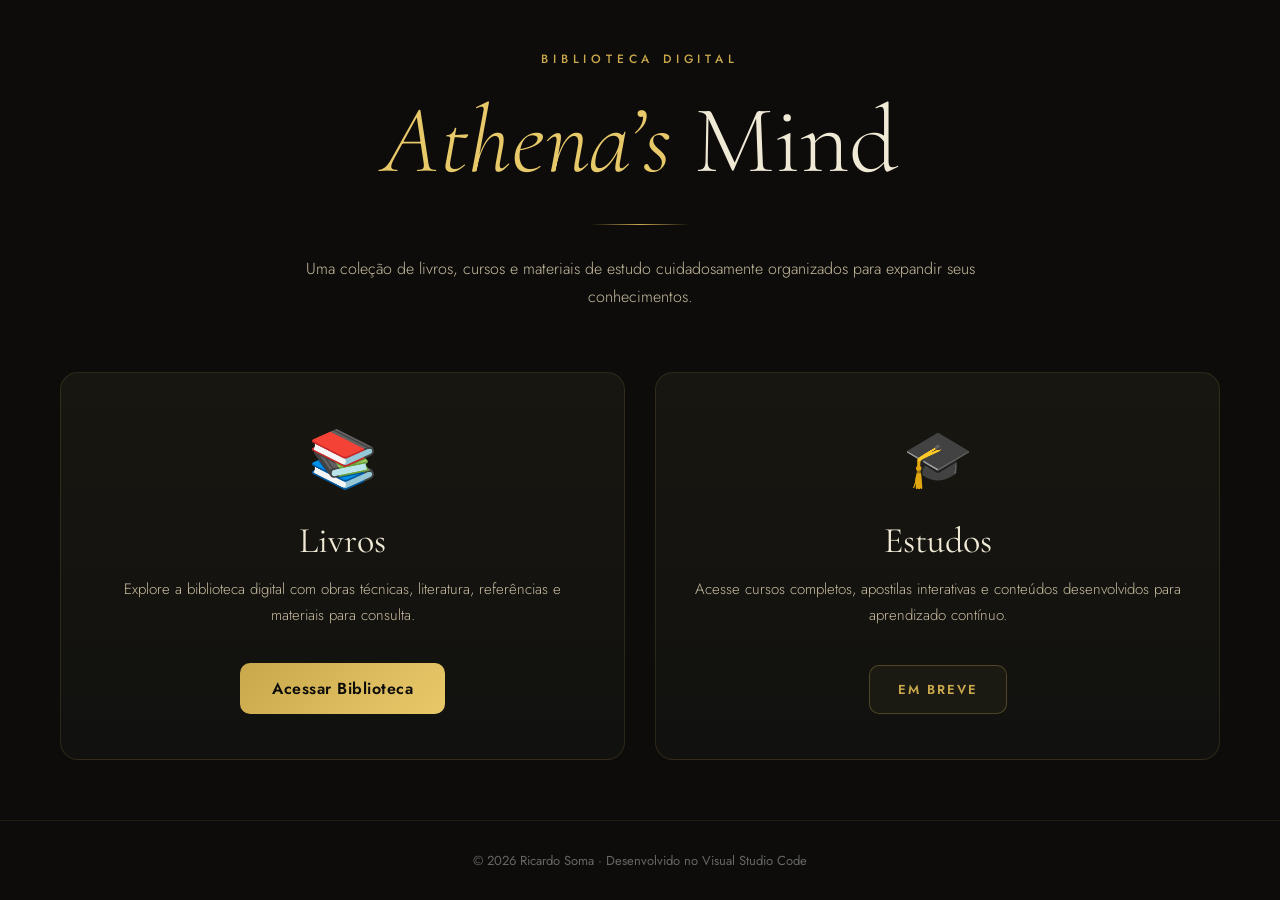
<file: index.html>
<!DOCTYPE html>
<html lang="pt-BR">
<head>
  <link rel="icon" type="image/png" href="capas/b.png">
  <meta charset="UTF-8">
  <meta name="viewport" content="width=device-width, initial-scale=1.0">

  <title>Athena's Mind | Biblioteca Digital</title>

  <!-- Google Fonts -->
  <link rel="preconnect" href="https://fonts.googleapis.com">
  <link rel="preconnect" href="https://fonts.gstatic.com" crossorigin>
  <link href="https://fonts.googleapis.com/css2?family=Cormorant+Garamond:ital,wght@0,300;0,400;0,600;1,400&family=Jost:wght@300;400;500;600&display=swap" rel="stylesheet">

  <style>
    :root {
      --gold: #C9A84C;
      --gold-light: #E8C96A;
      --dark: #0D0C0A;
      --dark2: #181610;
      --cream: #F0E9D6;
      --text: #C8BDA0;
    }

    * {
      margin: 0;
      padding: 0;
      box-sizing: border-box;
    }

    body {
      background: var(--dark);
      color: var(--cream);
      font-family: 'Jost', sans-serif;
      min-height: 100vh;
      display: flex;
      flex-direction: column;
      overflow-x: hidden;
      overflow-y: auto;
    }

    .hero {
      width: 100%;
      max-width: 1200px;
      margin: 0 auto;
      text-align: center;
      padding: 50px 20px;
      flex: 1;
    }

    .eyebrow {
      color: var(--gold);
      letter-spacing: 0.4em;
      text-transform: uppercase;
      font-size: 12px;
      margin-bottom: 20px;
      font-weight: 500;
    }

    h1 {
      font-family: 'Cormorant Garamond', serif;
      font-size: clamp(48px, 8vw, 96px);
      font-weight: 300;
      line-height: 1.1;
    }

    h1 span {
      color: var(--gold-light);
      font-style: italic;
    }

    .line {
      width: 100px;
      height: 1px;
      background: linear-gradient(to right, transparent, var(--gold), transparent);
      margin: 30px auto;
    }

    .subtitle {
      max-width: 700px;
      margin: 0 auto;
      color: var(--text);
      line-height: 1.8;
      font-size: 16px;
      font-weight: 300;
    }

    .cards {
      margin-top: 60px;
      display: grid;
      grid-template-columns: repeat(auto-fit, minmax(300px, 1fr));
      gap: 30px;
    }

    /* Flexbox interno para alinhar os botões na base */
    .card {
      background: linear-gradient(180deg, var(--dark2), #11110f);
      border: 1px solid rgba(201, 168, 76, 0.15);
      border-radius: 18px;
      padding: 45px 35px;
      transition: all 0.35s ease;
      display: flex;
      flex-direction: column;
      align-items: center;
    }

    .card:hover {
      transform: translateY(-8px);
      border-color: rgba(201, 168, 76, 0.4);
      box-shadow: 0 10px 30px rgba(0, 0, 0, 0.5);
    }

    .icon {
      font-size: 56px;
      margin-bottom: 20px;
    }

    .card h2 {
      font-family: 'Cormorant Garamond', serif;
      font-size: 36px;
      font-weight: 400;
      margin-bottom: 15px;
    }

    .card p {
      color: var(--text);
      line-height: 1.7;
      margin-bottom: 35px;
      font-size: 15px;
      font-weight: 300;
    }

    /* Alinha o botão na parte inferior do card */
    .botao {
      margin-top: auto;
      display: inline-block;
      text-decoration: none;
      color: var(--dark);
      background: linear-gradient(135deg, var(--gold), var(--gold-light));
      padding: 14px 32px;
      border-radius: 10px;
      font-weight: 600;
      letter-spacing: 0.5px;
      transition: all 0.3s ease;
    }

    .botao:hover {
      opacity: 0.95;
      transform: scale(1.02);
      box-shadow: 0 4px 15px rgba(201, 168, 76, 0.3);
    }

    .status-breve {
      margin-top: auto;
      display: inline-flex;
      align-items: center;
      justify-content: center;
      padding: 14px 28px;
      background: rgba(201, 168, 76, 0.05);
      border: 1px solid rgba(201, 168, 76, 0.3);
      border-radius: 10px;
      color: var(--gold);
      font-size: 13px;
      font-weight: 600;
      letter-spacing: 2px;
      text-transform: uppercase;
      cursor: default;
      user-select: none;
    }

    footer {
      padding: 30px 20px;
      text-align: center;
      color: #666;
      font-size: 13px;
      border-top: 1px solid rgba(201, 168, 76, 0.1);
      background: var(--dark);
    }
  </style>
</head>

<body>

  <div class="hero">

    <div class="eyebrow">
      Biblioteca Digital
    </div>

    <h1>
      <span>Athena’s</span> Mind
    </h1>

    <div class="line"></div>

    <p class="subtitle">
      Uma coleção de livros, cursos e materiais de estudo
      cuidadosamente organizados para expandir seus conhecimentos.
    </p>

    <div class="cards">

      <div class="card">
        <div class="icon">📚</div>
        <h2>Livros</h2>
        <p>
          Explore a biblioteca digital com obras técnicas,
          literatura, referências e materiais para consulta.
        </p>
        <a href="livros.html" class="botao">
          Acessar Biblioteca
        </a>
      </div>

      <div class="card">
        <div class="icon">🎓</div>
        <h2>Estudos</h2>
        <p>
          Acesse cursos completos, apostilas interativas
          e conteúdos desenvolvidos para aprendizado contínuo.
        </p>
        <div class="status-breve">
          Em Breve
        </div>
      </div>

    </div>

  </div>

  <footer>
    © 2026 Ricardo Soma · Desenvolvido no Visual Studio Code
  </footer>

</body>
</html>
</file>
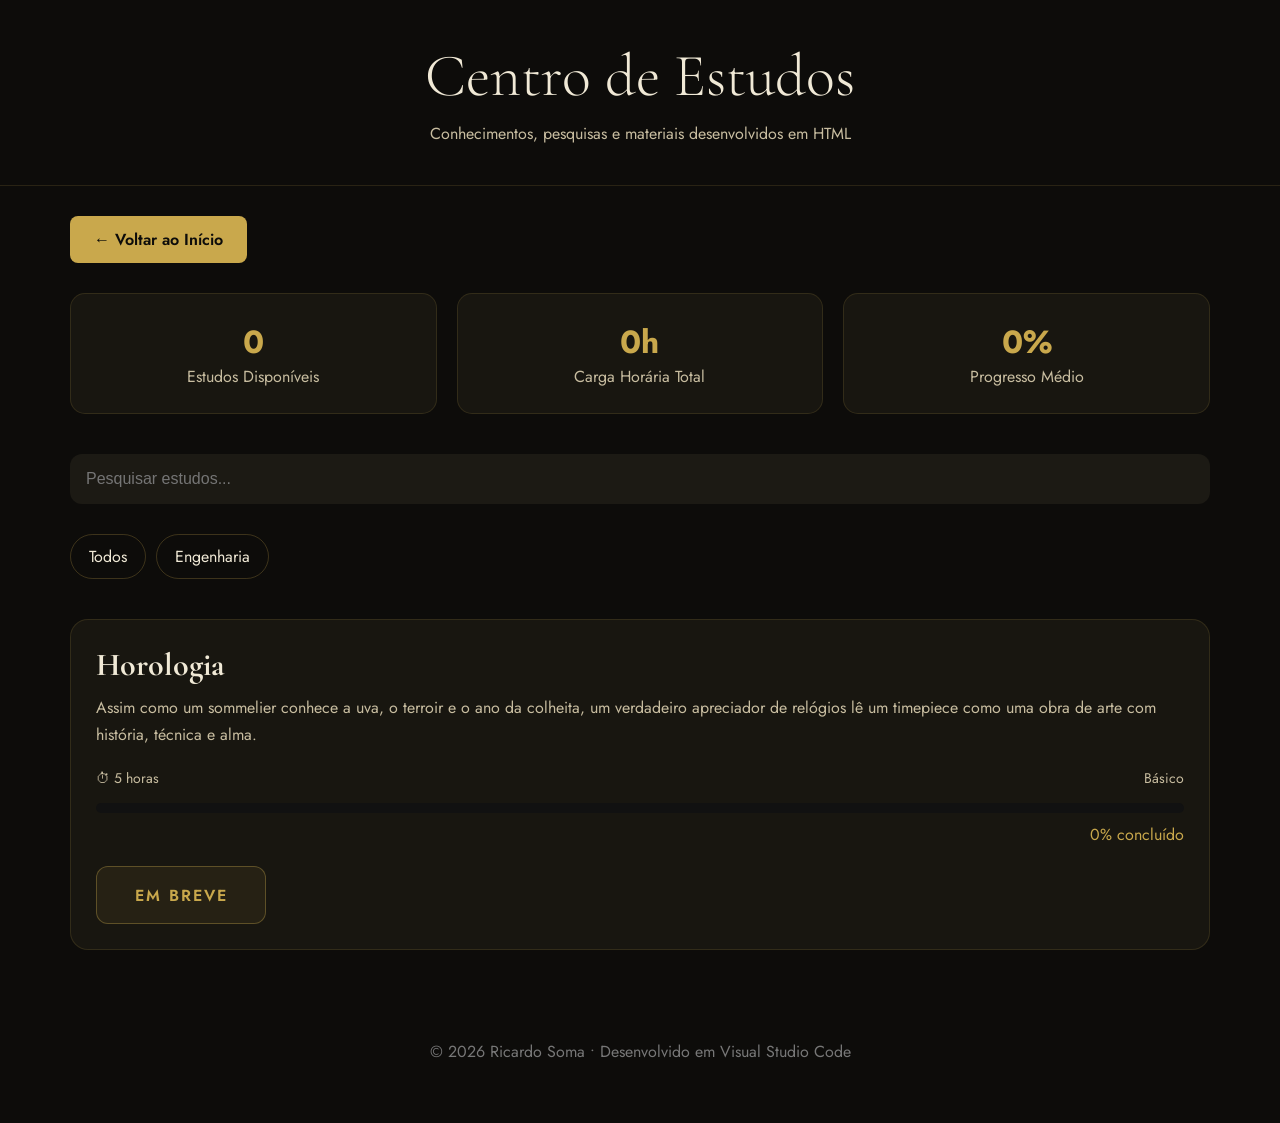
<file: estudos.html>
<!DOCTYPE html>
<html lang="pt-BR">
<head>
<link rel="icon" type="image/png" href="capas/b.png">
<meta charset="UTF-8">
<meta name="viewport" content="width=device-width, initial-scale=1.0">

<title>Centro de Estudos</title>

<link href="https://fonts.googleapis.com/css2?family=Cormorant+Garamond:wght@300;400;600&family=Jost:wght@300;400;500&display=swap" rel="stylesheet">

<style>

:root{
    --gold:#C9A84C;
    --gold-light:#E8C96A;
    --dark:#0D0C0A;
    --dark2:#181610;
    --cream:#F0E9D6;
    --text:#C8BDA0;
}

*{
    margin:0;
    padding:0;
    box-sizing:border-box;
}

body{
    background:var(--dark);
    color:var(--cream);
    font-family:'Jost',sans-serif;
}

header{
    padding:40px 30px;
    text-align:center;
    border-bottom:1px solid rgba(201,168,76,.15);
}

header h1{
    font-family:'Cormorant Garamond',serif;
    font-size:60px;
    font-weight:300;
}

header p{
    color:var(--text);
    margin-top:10px;
}

.topo{
    max-width:1200px;
    margin:auto;
    padding:30px;
}

.voltar{
    display:inline-block;
    text-decoration:none;
    color:var(--dark);
    background:var(--gold);
    padding:12px 24px;
    border-radius:8px;
    font-weight:600;
    margin-bottom:30px;
}

.stats{
    display:grid;
    grid-template-columns:repeat(auto-fit,minmax(220px,1fr));
    gap:20px;
    margin-bottom:40px;
}

.stat{
    background:var(--dark2);
    padding:25px;
    border-radius:15px;
    border:1px solid rgba(201,168,76,.15);
    text-align:center;
}

.stat h2{
    color:var(--gold);
    font-size:32px;
}

.stat p{
    color:var(--text);
}

.busca{
    margin-bottom:30px;
}

.busca input{
    width:100%;
    padding:16px;
    border:none;
    border-radius:12px;
    background:#1c1a14;
    color:white;
    font-size:16px;
}

.categorias{
    display:flex;
    flex-wrap:wrap;
    gap:10px;
    margin-bottom:40px;
}

.categoria{
    padding:10px 18px;
    border:1px solid rgba(201,168,76,.25);
    border-radius:50px;
    cursor:pointer;
}

.categoria:hover{
    background:rgba(201,168,76,.1);
}

.grid{
    display:grid;
    grid-template-columns:repeat(auto-fit,minmax(320px,1fr));
    gap:25px;
}

.card{
    background:var(--dark2);
    border-radius:18px;
    padding:25px;
    border:1px solid rgba(201,168,76,.15);
    transition:.3s;

    display:flex;
    flex-direction:column;
}

.card-footer{
    margin-top:auto;
}

.botao{
    display:inline-block;
    text-decoration:none;
    background:linear-gradient(
        135deg,
        var(--gold),
        var(--gold-light)
    );
    color:var(--dark);
    padding:12px 22px;
    border-radius:10px;
    font-weight:600;

    margin-top:auto;
}

.card:hover{
    transform:translateY(-5px);
}

.card h3{
    font-family:'Cormorant Garamond',serif;
    font-size:32px;
    margin-bottom:10px;
}

.descricao{
    color:var(--text);
    margin-bottom:20px;
    line-height:1.7;
}

.info{
    display:flex;
    justify-content:space-between;
    margin-bottom:15px;
    color:var(--text);
    font-size:14px;
}

.barra{
    width:100%;
    height:10px;
    background:#111;
    border-radius:50px;
    overflow:hidden;
    margin-bottom:10px;
}

.progresso{
    height:100%;
    background:linear-gradient(
        90deg,
        var(--gold),
        var(--gold-light)
    );
}

.porcentagem{
    text-align:right;
    color:var(--gold);
    margin-bottom:20px;
}

.botao{
    display:inline-block;
    text-decoration:none;
    background:linear-gradient(
        135deg,
        var(--gold),
        var(--gold-light)
    );
    color:var(--dark);
    padding:12px 22px;
    border-radius:10px;
    font-weight:600;
}

footer{
    margin-top:60px;
    padding:30px;
    text-align:center;
    color:#777;
}

.status-breve{
    display:inline-flex;
    align-items:center;
    justify-content:center;

    width:170px;
    height:58px;

    margin-top:auto;

    background:rgba(201,168,76,.08);
    border:1px solid rgba(201,168,76,.35);
    border-radius:12px;

    color:var(--gold);
    font-weight:600;
    letter-spacing:2px;
    text-transform:uppercase;

    cursor:default;
    user-select:none;
}

</style>
</head>
<body>

<header>
    <h1>Centro de Estudos</h1>
    <p>Conhecimentos, pesquisas e materiais desenvolvidos em HTML</p>
</header>

<div class="topo">

    <a href="index.html" class="voltar">
        ← Voltar ao Início
    </a>

    <div class="stats">

        <div class="stat">
            <h2>0</h2>
            <p>Estudos Disponíveis</p>
        </div>

        <div class="stat">
            <h2>0h</h2>
            <p>Carga Horária Total</p>
        </div>

        <div class="stat">
            <h2>0%</h2>
            <p>Progresso Médio</p>
        </div>

    </div>

    <div class="busca">
        <input
        type="text"
        placeholder="Pesquisar estudos...">
    </div>

    <div class="categorias">
        <div class="categoria">Todos</div>
        <div class="categoria">Engenharia</div>
    </div>

    <div class="grid">

        <div class="card">

    <h3>Horologia</h3>

    <p class="descricao">
       Assim como um sommelier conhece a uva, 
       o terroir e o ano da colheita, um verdadeiro 
       apreciador de relógios lê um timepiece como 
       uma obra de arte com história, técnica e alma.
    </p>

    <div class="card-footer">

        <div class="info">
            <span>⏱ 5 horas</span>
            <span>Básico</span>
        </div>

        <div class="barra">
            <div class="progresso" style="width:0%;"></div>
        </div>

        <div class="porcentagem">
            0% concluído
        </div>

       <div class="status-breve">
        EM BREVE
       </div>
    </div>

</div>


</div>

<footer>
    © 2026 Ricardo Soma • Desenvolvido em Visual Studio Code
</footer>

</body>
</html>
</file>
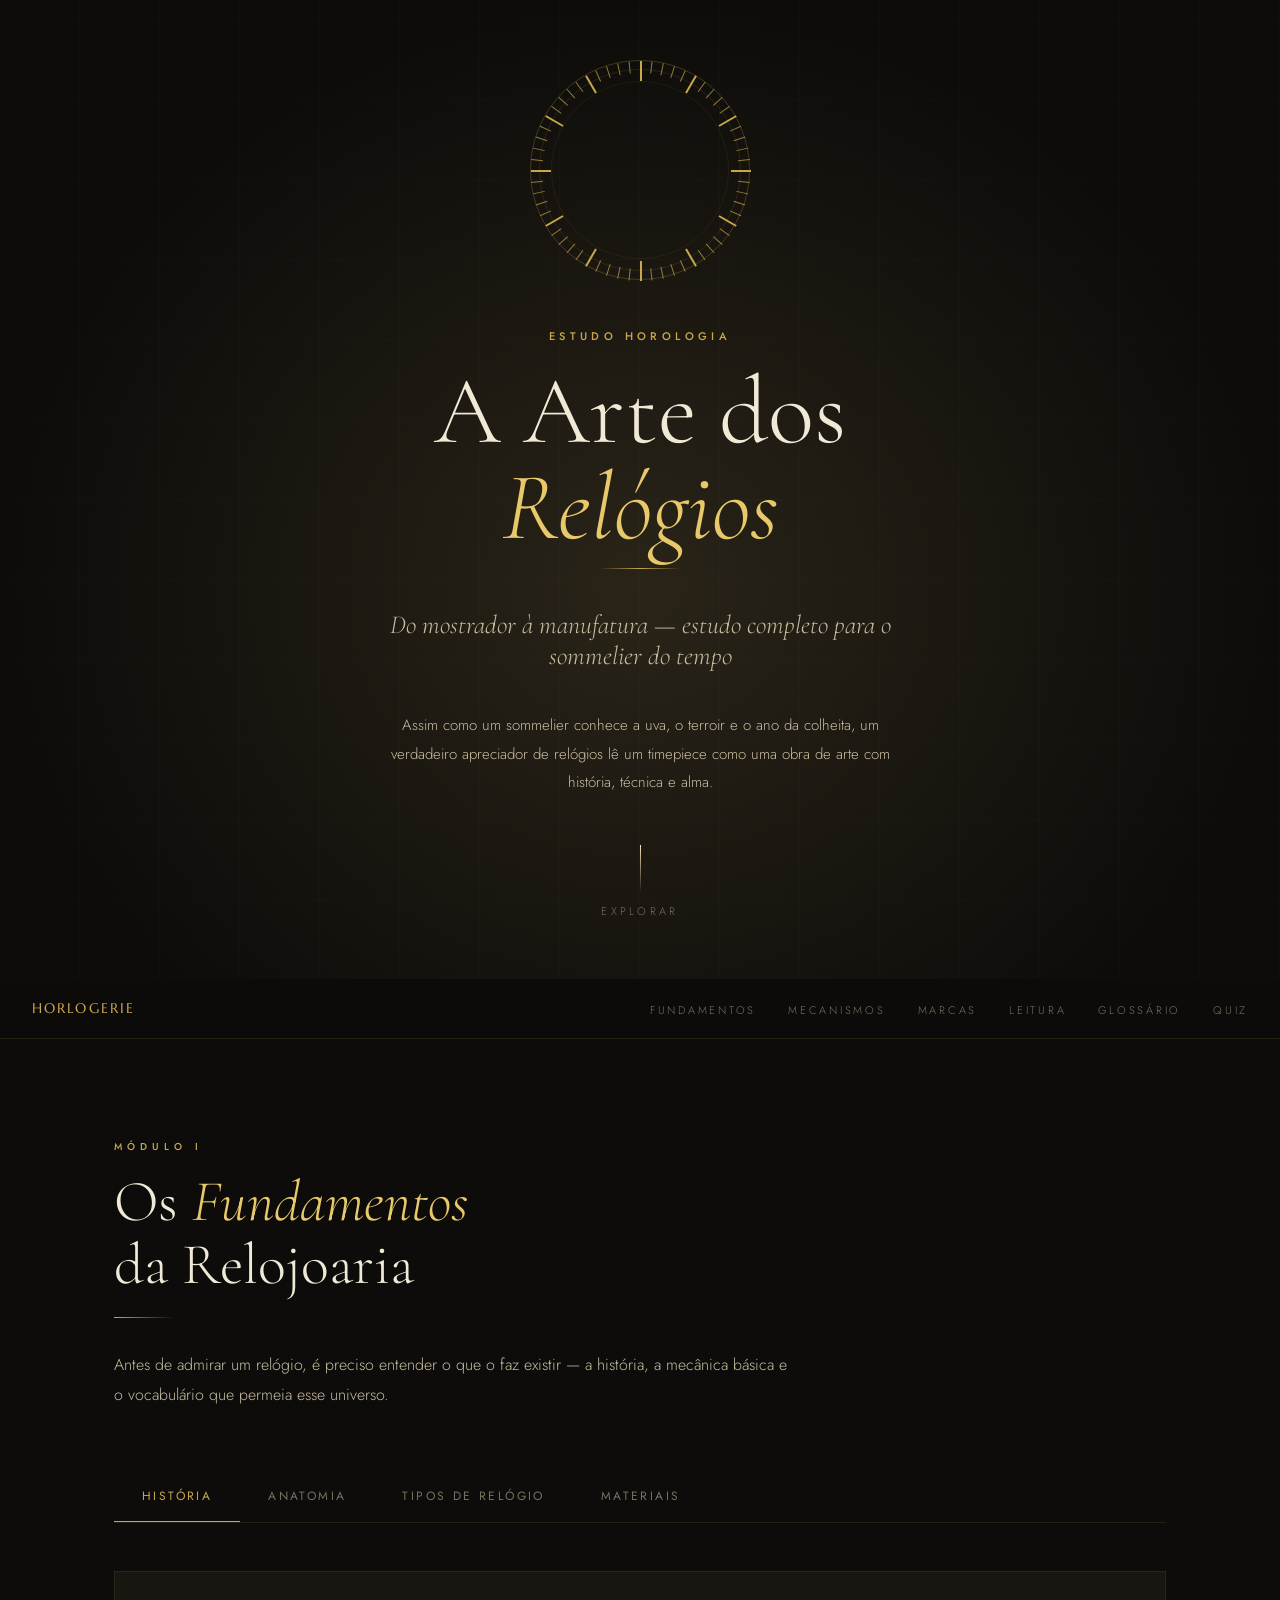
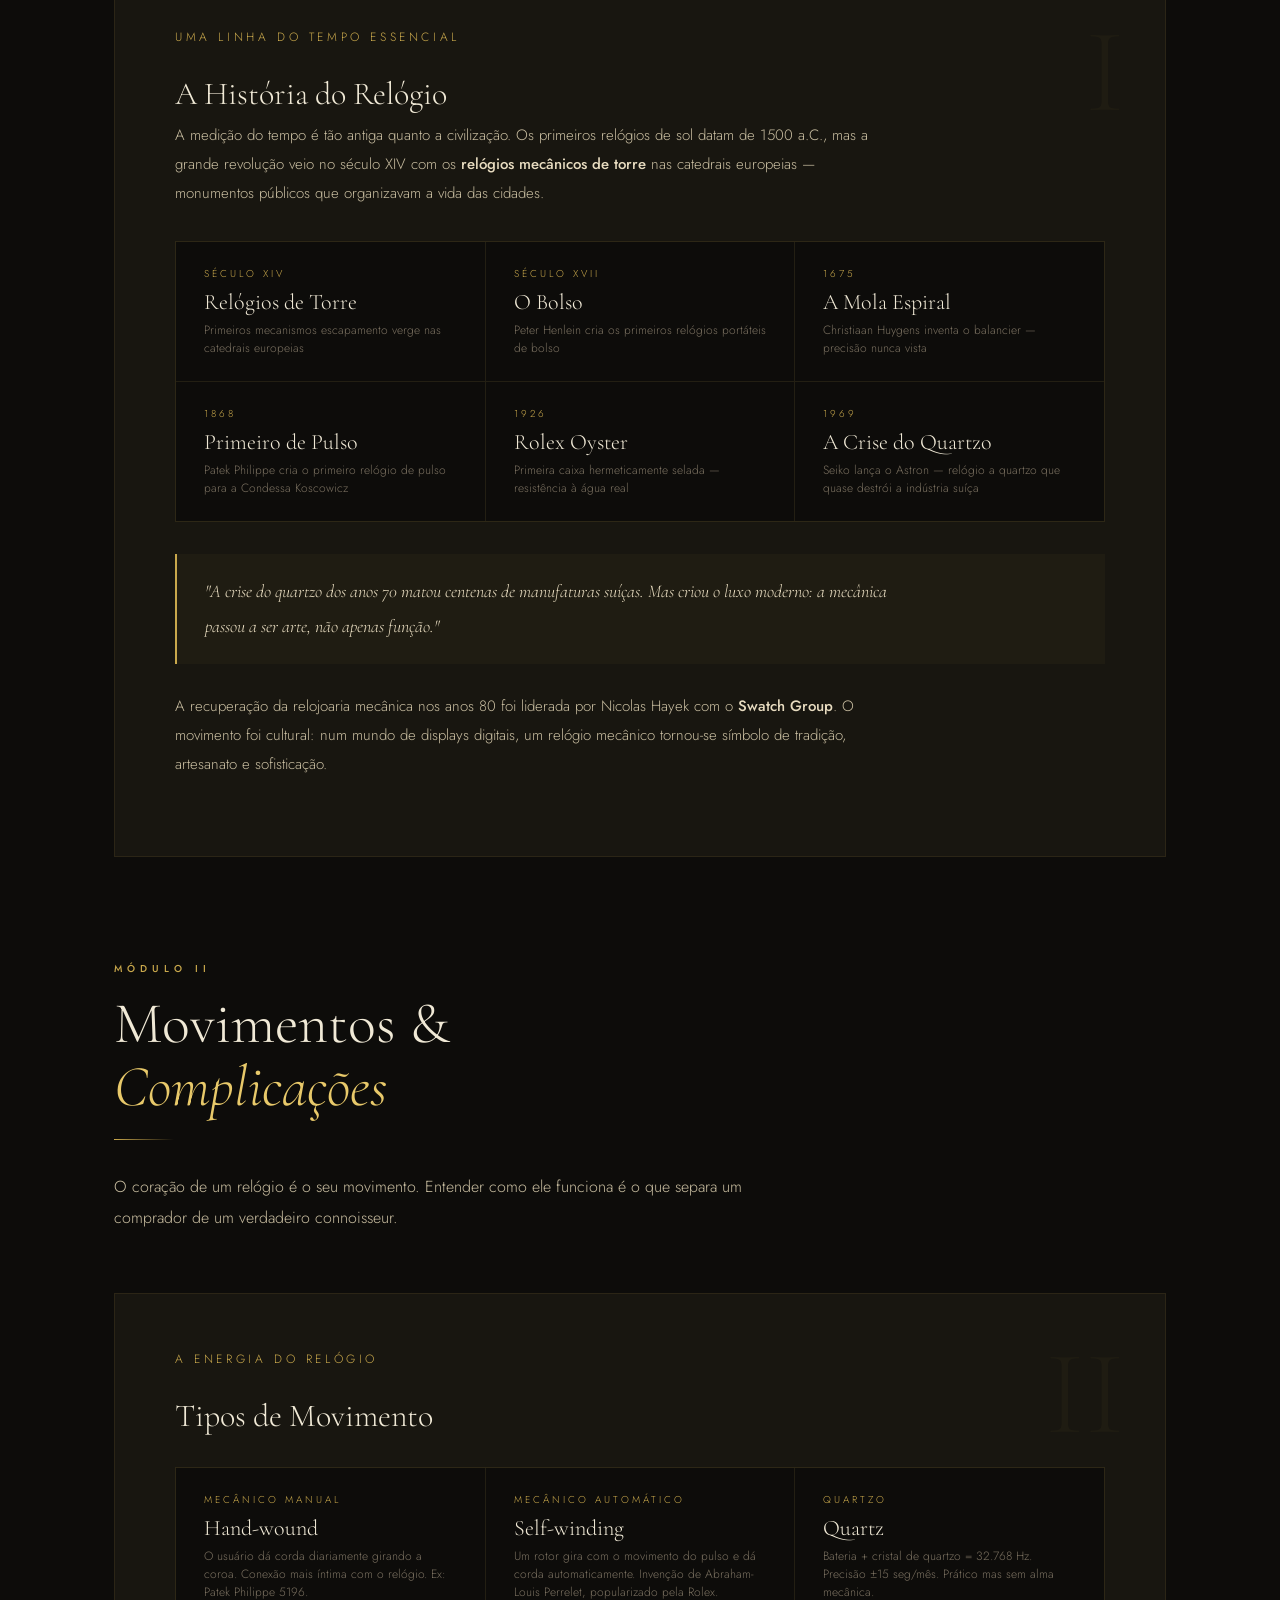
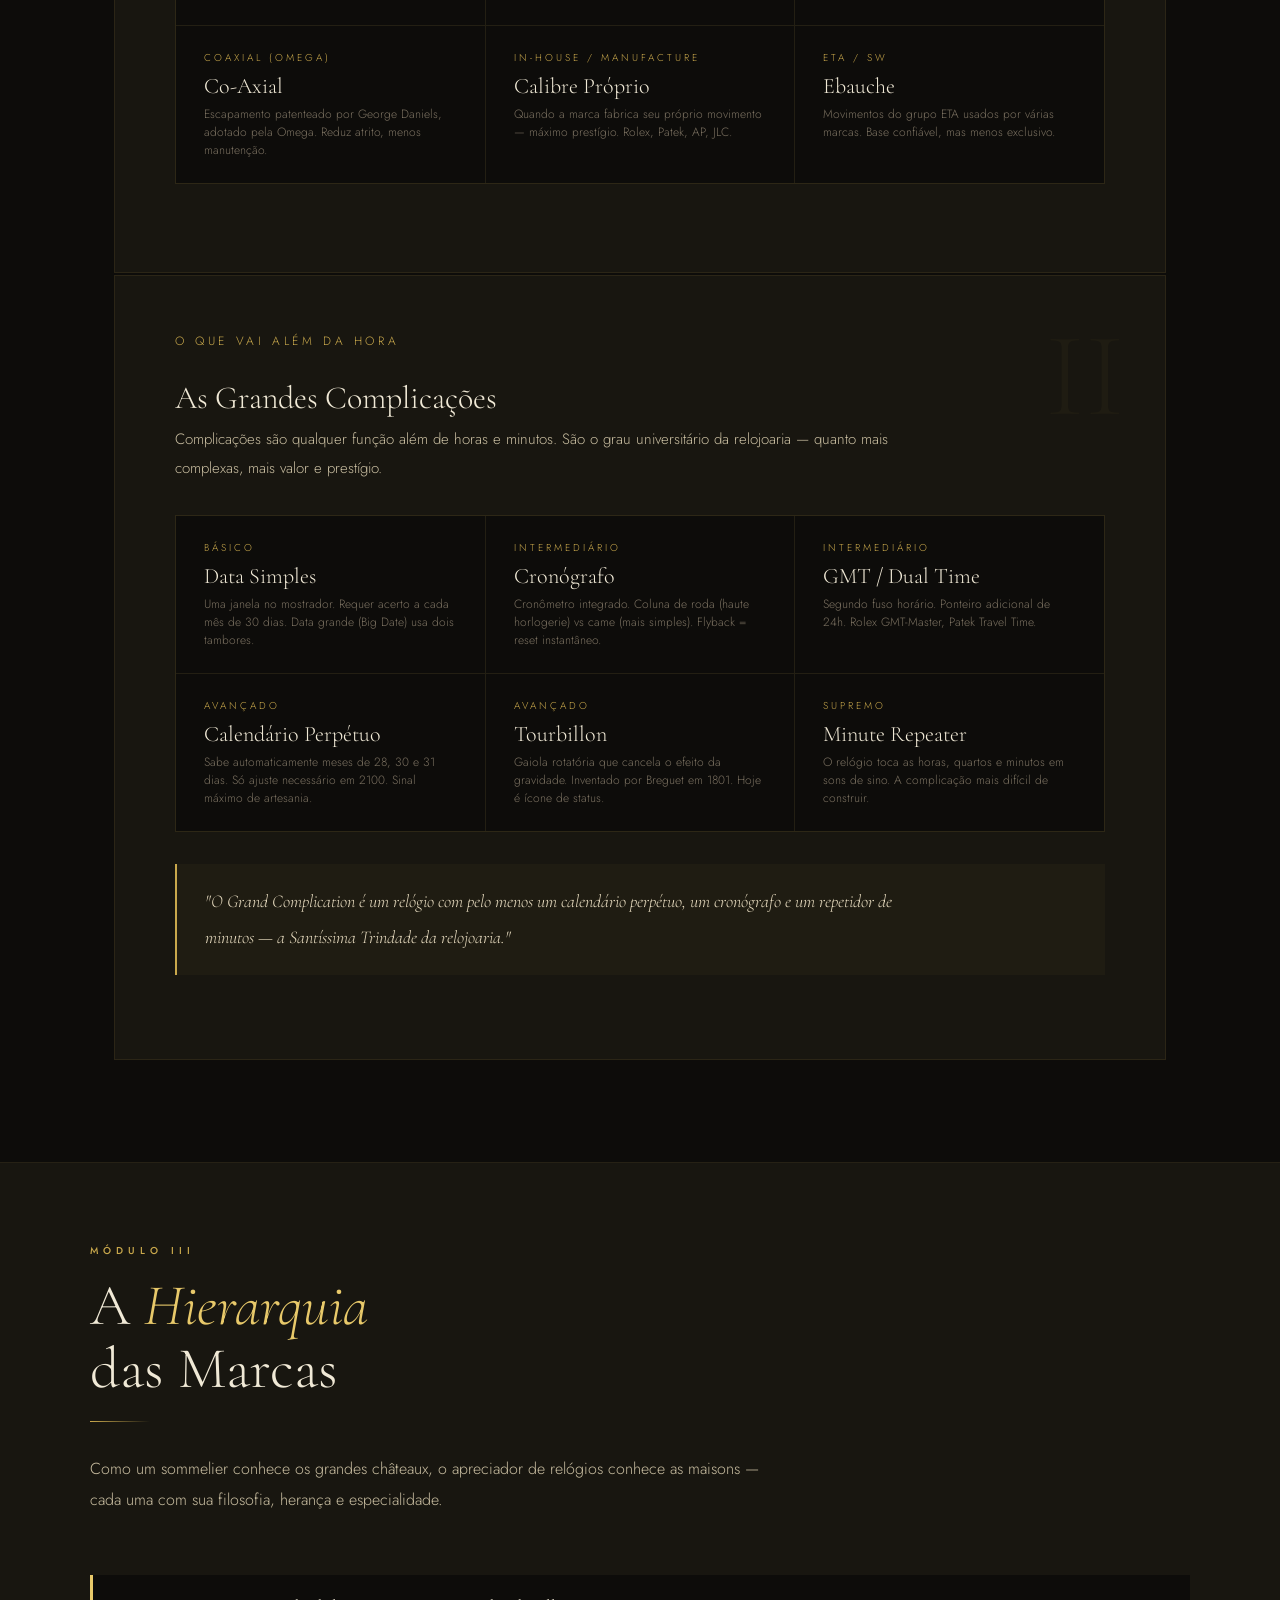
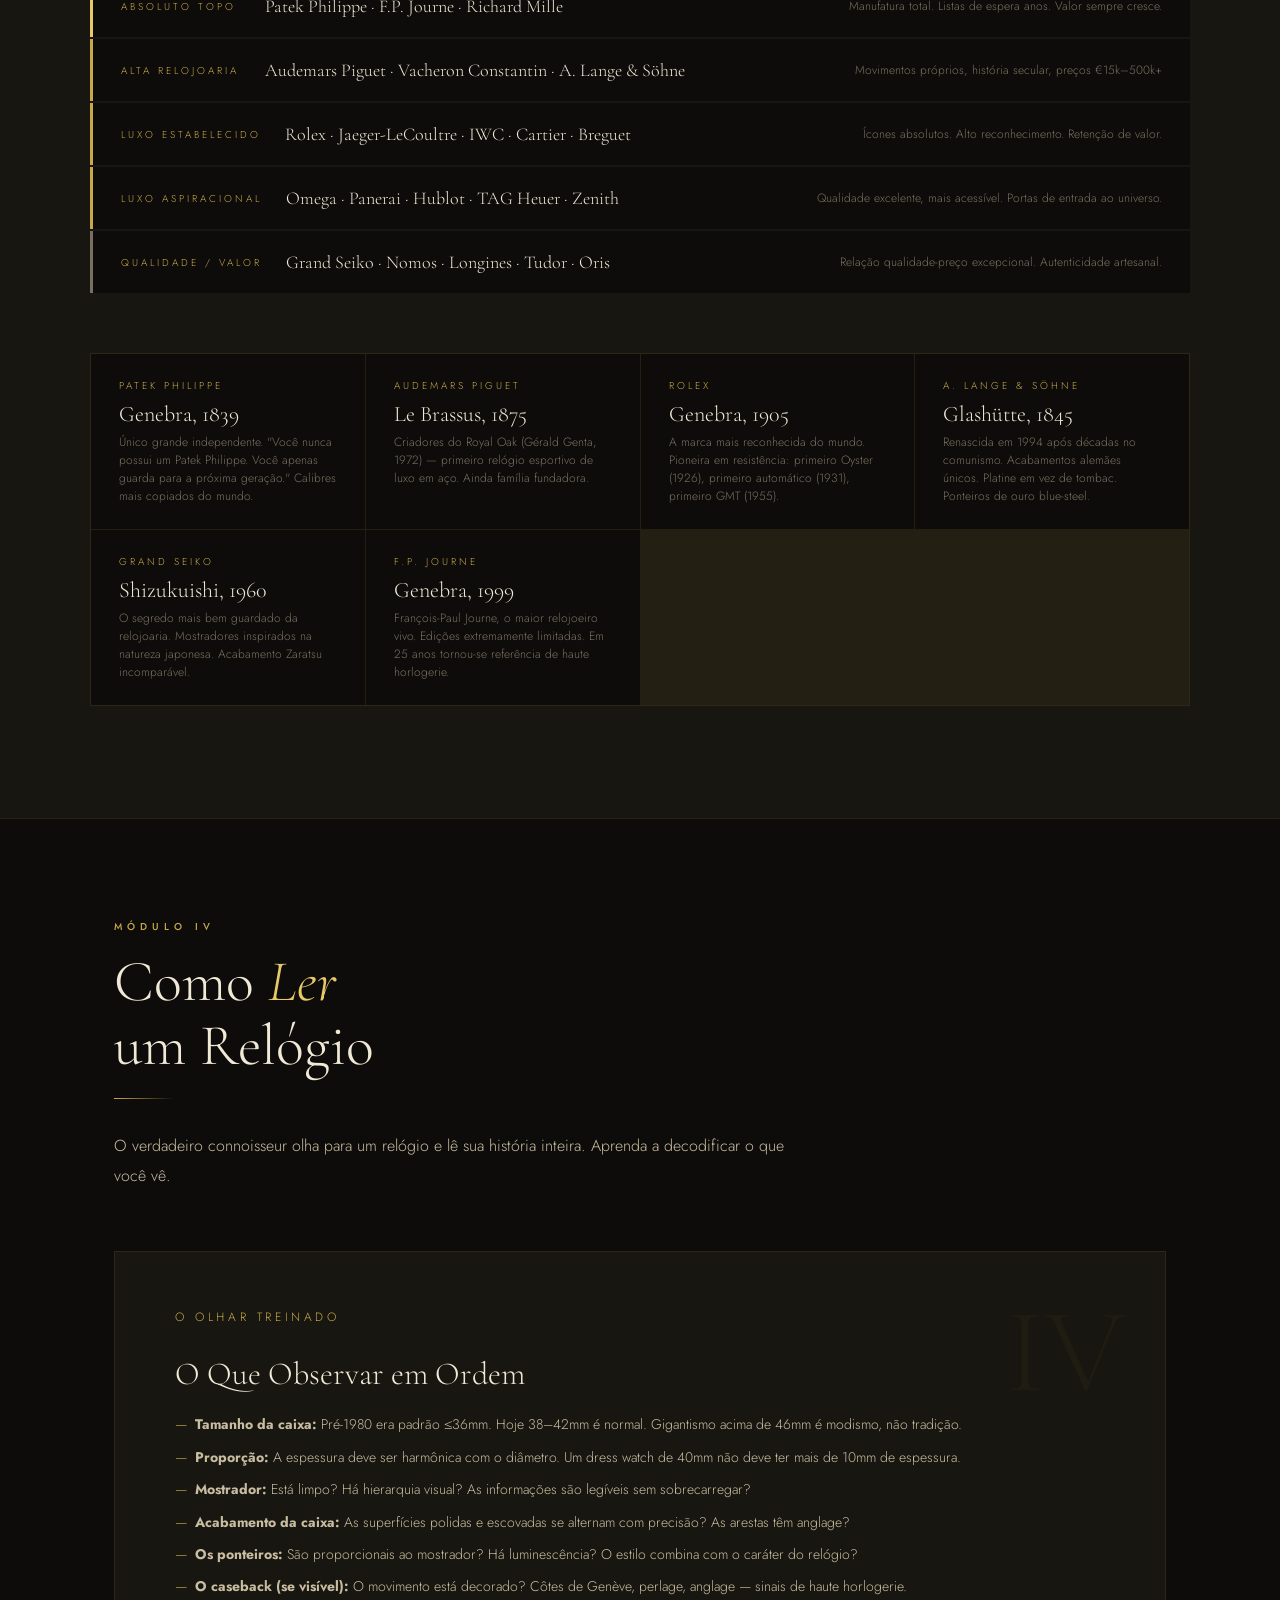
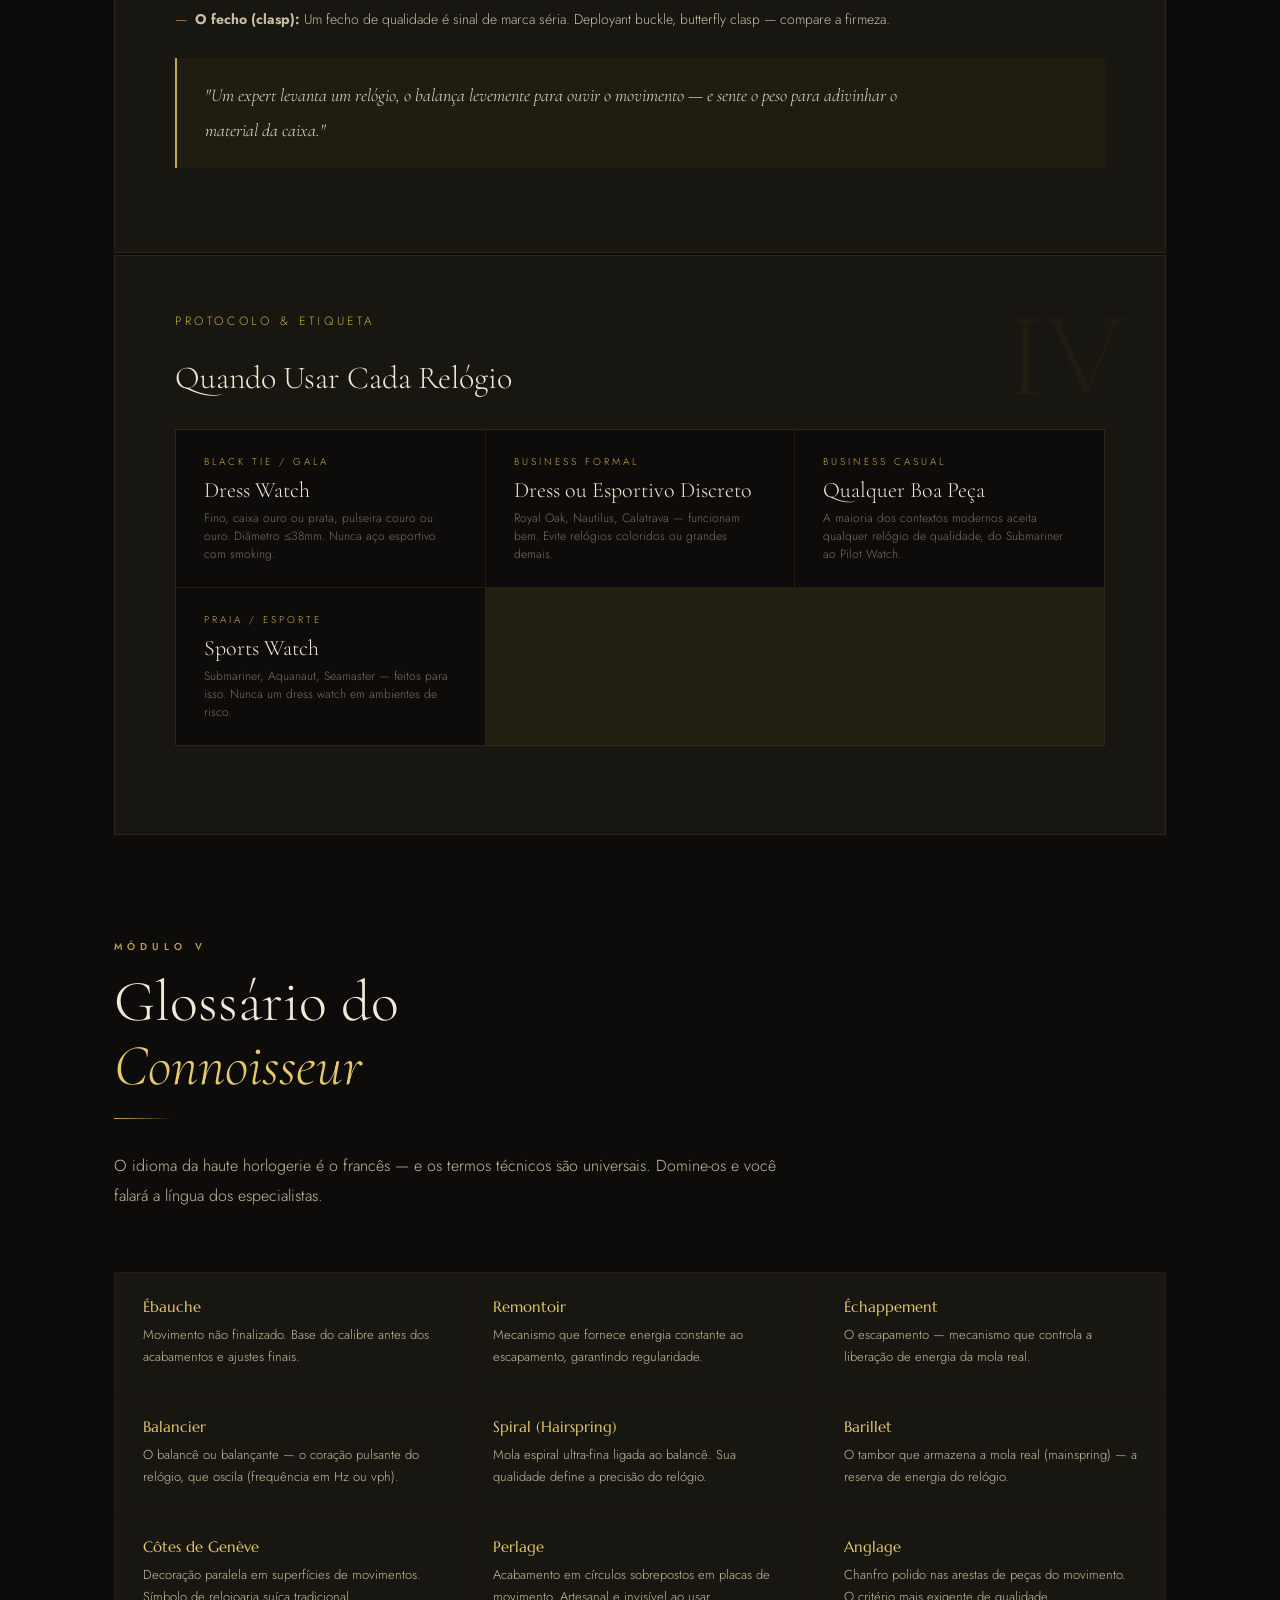
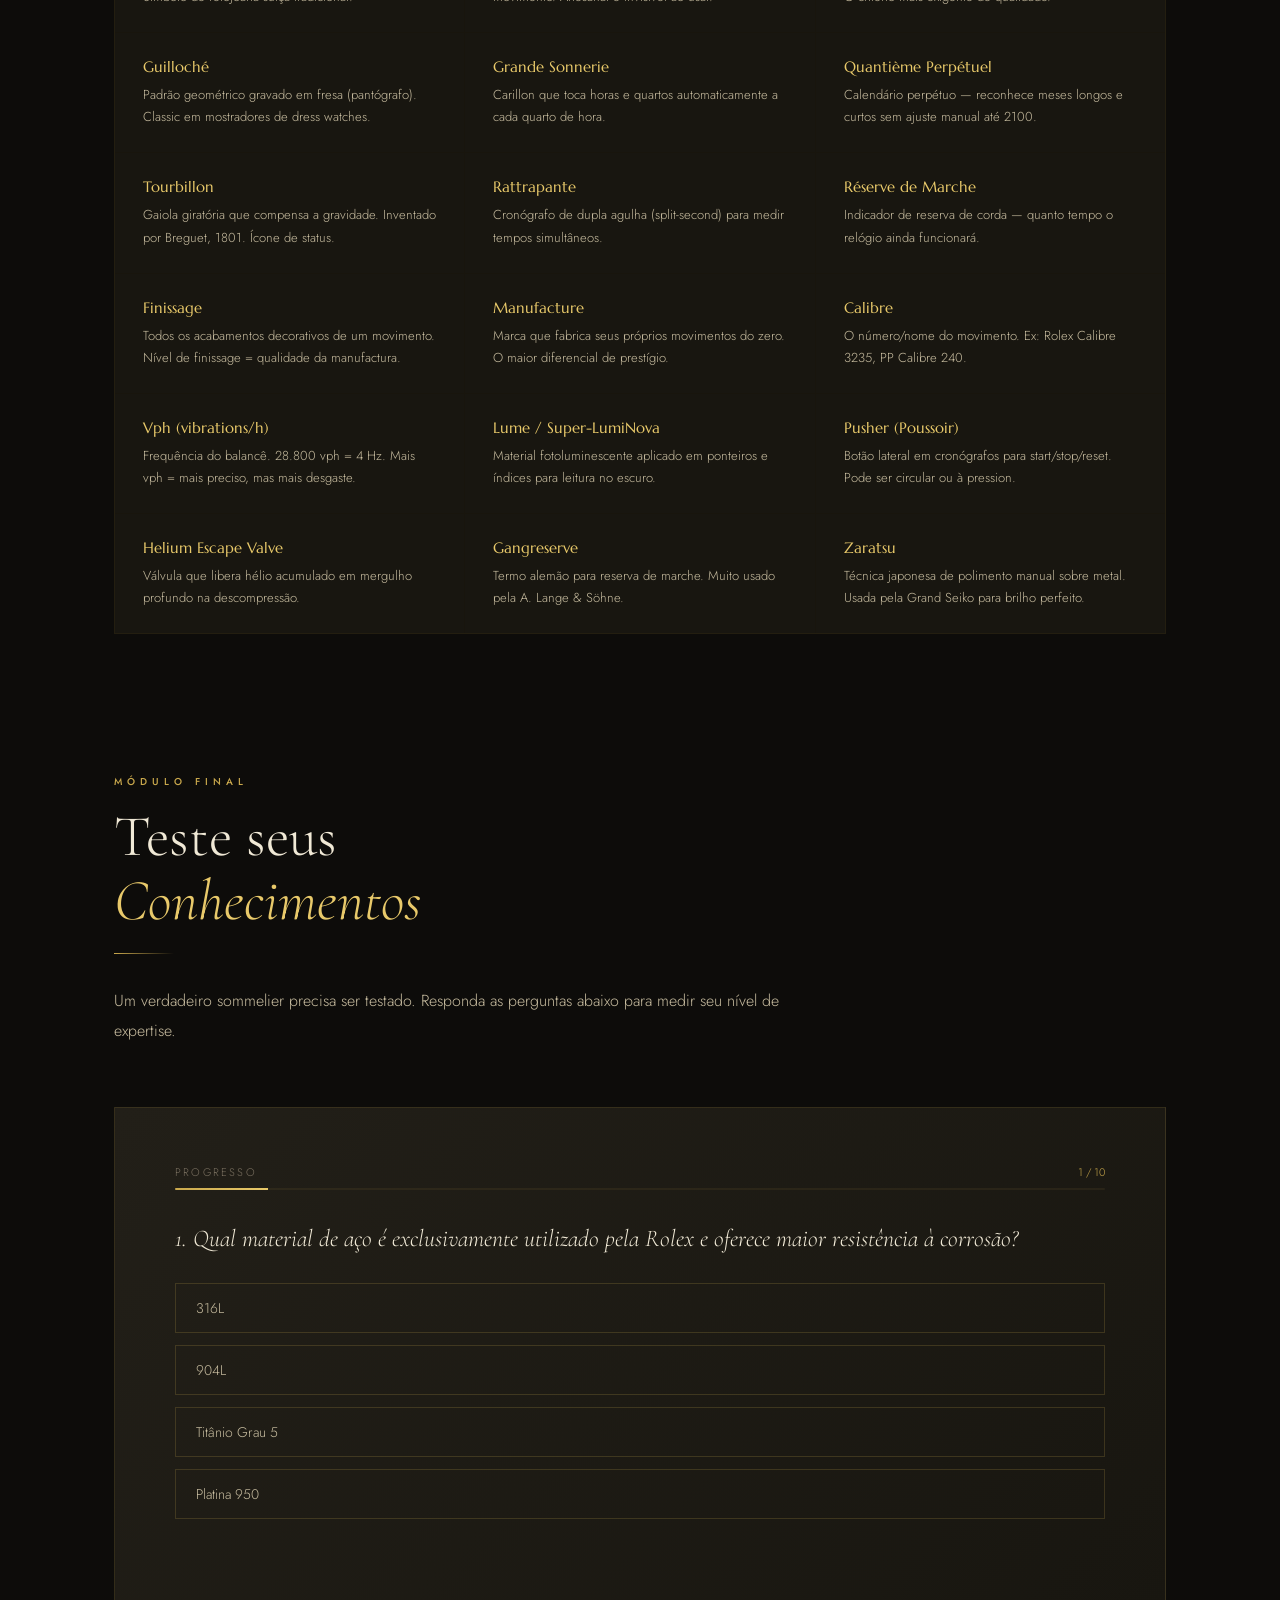
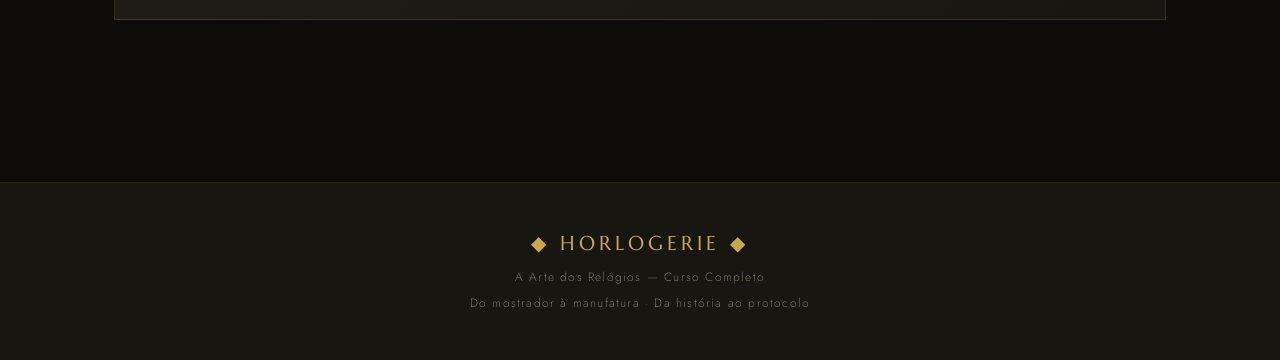
<file: horologia.html>
<!DOCTYPE html>
<html lang="pt-BR">
<head>
<link rel="icon" type="image/png" href="capas/b.png">
<meta charset="UTF-8">
<meta name="viewport" content="width=device-width, initial-scale=1.0">
<title>A Arte dos Relógios</title>
<link href="https://fonts.googleapis.com/css2?family=Cormorant+Garamond:ital,wght@0,300;0,400;0,600;1,300;1,400&family=Marcellus&family=Jost:wght@300;400;500&display=swap" rel="stylesheet">
<style>
  :root {
    --gold: #C9A84C;
    --gold-light: #E8C96A;
    --gold-pale: #F5E6B8;
    --dark: #0D0C0A;
    --dark2: #181610;
    --dark3: #221F18;
    --mid: #3A3428;
    --cream: #F0E9D6;
    --cream2: #E8DCC0;
    --text: #C8BDA0;
    --text-dim: #7A7060;
  }

  * { margin: 0; padding: 0; box-sizing: border-box; }

  html { scroll-behavior: smooth; }

  body {
    background: var(--dark);
    color: var(--cream);
    font-family: 'Jost', sans-serif;
    font-weight: 300;
    overflow-x: hidden;
  }

  /* ── HERO ── */
  .hero {
    min-height: 100vh;
    display: flex;
    flex-direction: column;
    align-items: center;
    justify-content: center;
    position: relative;
    text-align: center;
    padding: 60px 24px;
    background: radial-gradient(ellipse at 50% 60%, #2a2418 0%, var(--dark) 70%);
    overflow: hidden;
  }

  .hero::before {
    content: '';
    position: absolute;
    inset: 0;
    background:
      repeating-linear-gradient(0deg, transparent, transparent 79px, rgba(201,168,76,0.04) 80px),
      repeating-linear-gradient(90deg, transparent, transparent 79px, rgba(201,168,76,0.04) 80px);
  }

  .clock-deco {
    width: 220px; height: 220px;
    border: 1px solid rgba(201,168,76,0.25);
    border-radius: 50%;
    position: relative;
    margin: 0 auto 48px;
    animation: rotateSlow 60s linear infinite;
  }

  .clock-deco::before {
    content: '';
    position: absolute;
    inset: 8px;
    border: 1px solid rgba(201,168,76,0.12);
    border-radius: 50%;
  }

  .clock-deco::after {
    content: '';
    position: absolute;
    inset: 20px;
    border: 1px solid rgba(201,168,76,0.08);
    border-radius: 50%;
  }

  .tick {
    position: absolute;
    width: 1px;
    height: 12px;
    background: var(--gold);
    left: 50%; top: 0;
    transform-origin: 50% 110px;
    opacity: 0.7;
  }
  .tick.major { height: 20px; width: 2px; opacity: 1; }

  @keyframes rotateSlow { to { transform: rotate(360deg); } }

  .hero-eyebrow {
    font-family: 'Jost', sans-serif;
    font-weight: 500;
    letter-spacing: 0.4em;
    font-size: 11px;
    text-transform: uppercase;
    color: var(--gold);
    margin-bottom: 20px;
  }

  .hero h1 {
    font-family: 'Cormorant Garamond', serif;
    font-size: clamp(48px, 9vw, 96px);
    font-weight: 300;
    line-height: 1.0;
    color: var(--cream);
    margin-bottom: 12px;
  }

  .hero h1 em {
    font-style: italic;
    color: var(--gold-light);
  }

  .hero-sub {
    font-family: 'Cormorant Garamond', serif;
    font-size: clamp(18px, 3vw, 26px);
    font-style: italic;
    color: var(--text);
    margin-bottom: 40px;
    max-width: 560px;
  }

  .hero-rule {
    width: 80px; height: 1px;
    background: linear-gradient(to right, transparent, var(--gold), transparent);
    margin: 0 auto 40px;
  }

  .hero-desc {
    max-width: 520px;
    font-size: 15px;
    line-height: 1.9;
    color: var(--text);
    margin-bottom: 48px;
  }

  .scroll-hint {
    font-size: 11px;
    letter-spacing: 0.3em;
    text-transform: uppercase;
    color: var(--text-dim);
    display: flex;
    flex-direction: column;
    align-items: center;
    gap: 10px;
  }

  .scroll-hint span {
    width: 1px;
    height: 48px;
    background: linear-gradient(to bottom, var(--gold-pale), transparent);
    animation: scrollLine 1.8s ease-in-out infinite;
  }

  @keyframes scrollLine {
    0%, 100% { opacity: 0.3; transform: scaleY(1); }
    50% { opacity: 1; transform: scaleY(1.2); }
  }

  /* ── NAV ── */
  nav {
    position: sticky; top: 0; z-index: 100;
    background: rgba(13,12,10,0.95);
    backdrop-filter: blur(12px);
    border-bottom: 1px solid rgba(201,168,76,0.12);
    padding: 0 32px;
    display: flex;
    align-items: center;
    justify-content: space-between;
    height: 60px;
  }

  .nav-logo {
    font-family: 'Marcellus', serif;
    font-size: 14px;
    letter-spacing: 0.15em;
    color: var(--gold);
  }

  .nav-links {
    display: flex; gap: 32px;
    list-style: none;
  }

  .nav-links a {
    font-size: 11px;
    letter-spacing: 0.25em;
    text-transform: uppercase;
    color: var(--text-dim);
    text-decoration: none;
    transition: color 0.3s;
  }

  .nav-links a:hover { color: var(--gold); }

  /* ── SECTIONS ── */
  section { padding: 100px 24px; max-width: 1100px; margin: 0 auto; }

  .section-eyebrow {
    font-family: 'Jost', sans-serif;
    font-weight: 500;
    font-size: 10px;
    letter-spacing: 0.5em;
    text-transform: uppercase;
    color: var(--gold);
    margin-bottom: 16px;
  }

  .section-title {
    font-family: 'Cormorant Garamond', serif;
    font-size: clamp(36px, 5vw, 58px);
    font-weight: 300;
    line-height: 1.1;
    margin-bottom: 20px;
  }

  .section-title em { font-style: italic; color: var(--gold-light); }

  .section-rule {
    width: 60px; height: 1px;
    background: linear-gradient(to right, var(--gold), transparent);
    margin-bottom: 32px;
  }

  .section-intro {
    font-size: 16px;
    line-height: 1.9;
    color: var(--text);
    max-width: 680px;
    margin-bottom: 60px;
  }

  /* ── MODULE CARDS ── */
  .modules-grid {
    display: grid;
    grid-template-columns: repeat(auto-fill, minmax(300px, 1fr));
    gap: 2px;
    background: rgba(201,168,76,0.08);
    border: 1px solid rgba(201,168,76,0.12);
  }

  .module-card {
    background: var(--dark2);
    padding: 40px 36px;
    cursor: pointer;
    transition: background 0.3s;
    position: relative;
    overflow: hidden;
  }

  .module-card::before {
    content: '';
    position: absolute;
    top: 0; left: 0; right: 0;
    height: 2px;
    background: linear-gradient(to right, var(--gold), transparent);
    transform: scaleX(0);
    transform-origin: left;
    transition: transform 0.4s ease;
  }

  .module-card:hover { background: var(--dark3); }
  .module-card:hover::before { transform: scaleX(1); }

  .module-card.active { background: var(--dark3); }
  .module-card.active::before { transform: scaleX(1); }

  .module-num {
    font-family: 'Cormorant Garamond', serif;
    font-size: 64px;
    font-weight: 300;
    color: rgba(201,168,76,0.12);
    line-height: 1;
    margin-bottom: 16px;
    letter-spacing: -2px;
  }

  .module-title {
    font-family: 'Marcellus', serif;
    font-size: 18px;
    color: var(--cream);
    margin-bottom: 10px;
    line-height: 1.3;
  }

  .module-desc {
    font-size: 13px;
    line-height: 1.7;
    color: var(--text-dim);
  }

  .module-topics {
    margin-top: 20px;
    display: none;
    flex-direction: column;
    gap: 8px;
  }

  .module-card.active .module-topics { display: flex; }

  .topic-item {
    display: flex;
    align-items: flex-start;
    gap: 10px;
    font-size: 13px;
    color: var(--text);
    line-height: 1.5;
  }

  .topic-item::before {
    content: '◆';
    color: var(--gold);
    font-size: 6px;
    margin-top: 6px;
    flex-shrink: 0;
  }

  /* ── CONTENT PANELS ── */
  .content-section {
    background: var(--dark2);
    border: 1px solid rgba(201,168,76,0.1);
    padding: 56px 60px;
    margin-bottom: 4px;
    position: relative;
    overflow: hidden;
  }

  .content-section::after {
    content: attr(data-number);
    position: absolute;
    right: 40px; top: 40px;
    font-family: 'Cormorant Garamond', serif;
    font-size: 120px;
    font-weight: 300;
    color: rgba(201,168,76,0.04);
    line-height: 1;
    pointer-events: none;
  }

  @media(max-width: 640px) {
    .content-section { padding: 36px 24px; }
    .content-section::after { display: none; }
  }

  .content-section h3 {
    font-family: 'Cormorant Garamond', serif;
    font-size: 32px;
    font-weight: 300;
    color: var(--cream);
    margin-bottom: 8px;
  }

  .content-section .sub {
    font-size: 12px;
    letter-spacing: 0.3em;
    text-transform: uppercase;
    color: var(--gold);
    margin-bottom: 28px;
  }

  .content-section p {
    font-size: 15px;
    line-height: 1.95;
    color: var(--text);
    margin-bottom: 20px;
    max-width: 720px;
  }

  .content-section p strong {
    color: var(--cream2);
    font-weight: 500;
  }

  .info-grid {
    display: grid;
    grid-template-columns: repeat(auto-fill, minmax(240px, 1fr));
    gap: 1px;
    background: rgba(201,168,76,0.06);
    margin: 32px 0;
    border: 1px solid rgba(201,168,76,0.06);
  }

  .info-cell {
    background: var(--dark);
    padding: 24px 28px;
  }

  .info-cell .label {
    font-size: 10px;
    letter-spacing: 0.3em;
    text-transform: uppercase;
    color: var(--gold);
    margin-bottom: 8px;
  }

  .info-cell .value {
    font-family: 'Cormorant Garamond', serif;
    font-size: 22px;
    color: var(--cream);
    margin-bottom: 6px;
  }

  .info-cell .note {
    font-size: 12px;
    color: var(--text-dim);
    line-height: 1.5;
  }

  /* ── BRANDS TABLE ── */
  .brands-section {
    padding: 80px 24px;
    background: var(--dark2);
    border-top: 1px solid rgba(201,168,76,0.08);
    border-bottom: 1px solid rgba(201,168,76,0.08);
  }

  .brands-inner { max-width: 1100px; margin: 0 auto; }

  .pyramid {
    display: flex;
    flex-direction: column;
    gap: 2px;
    margin-top: 48px;
  }

  .pyramid-tier {
    display: flex;
    align-items: center;
    gap: 24px;
    padding: 20px 28px;
    background: var(--dark);
    border-left: 3px solid var(--gold);
    transition: transform 0.2s;
  }

  .pyramid-tier:hover { transform: translateX(4px); }

  .tier-label {
    font-size: 10px;
    letter-spacing: 0.3em;
    text-transform: uppercase;
    color: var(--gold);
    min-width: 120px;
  }

  .tier-brands {
    font-family: 'Cormorant Garamond', serif;
    font-size: 18px;
    color: var(--cream);
    flex: 1;
  }

  .tier-note {
    font-size: 12px;
    color: var(--text-dim);
    text-align: right;
    min-width: 180px;
  }

  /* ── GLOSSARY ── */
  .glossary-grid {
    display: grid;
    grid-template-columns: repeat(auto-fill, minmax(280px, 1fr));
    gap: 1px;
    background: rgba(201,168,76,0.06);
    border: 1px solid rgba(201,168,76,0.06);
    margin-top: 48px;
  }

  .glossary-item {
    background: var(--dark2);
    padding: 24px 28px;
    transition: background 0.2s;
  }

  .glossary-item:hover { background: var(--dark3); }

  .glossary-term {
    font-family: 'Marcellus', serif;
    font-size: 15px;
    color: var(--gold-light);
    margin-bottom: 8px;
  }

  .glossary-def {
    font-size: 13px;
    line-height: 1.7;
    color: var(--text);
  }

  /* ── QUIZ ── */
  .quiz-section {
    background: linear-gradient(135deg, var(--dark3) 0%, var(--dark2) 100%);
    border: 1px solid rgba(201,168,76,0.15);
    padding: 56px 60px;
    margin: 60px 0;
  }

  @media(max-width:640px){ .quiz-section { padding: 32px 24px; } }

  .quiz-q {
    font-family: 'Cormorant Garamond', serif;
    font-size: 24px;
    font-style: italic;
    color: var(--cream);
    margin-bottom: 28px;
    line-height: 1.4;
  }

  .quiz-options {
    display: flex;
    flex-direction: column;
    gap: 12px;
    margin-bottom: 24px;
  }

  .quiz-btn {
    background: transparent;
    border: 1px solid rgba(201,168,76,0.2);
    color: var(--text);
    padding: 14px 20px;
    text-align: left;
    cursor: pointer;
    font-family: 'Jost', sans-serif;
    font-size: 14px;
    transition: all 0.2s;
    font-weight: 300;
  }

  .quiz-btn:hover {
    border-color: var(--gold);
    color: var(--cream);
    background: rgba(201,168,76,0.05);
  }

  .quiz-btn.correct {
    border-color: #6DB285;
    color: #6DB285;
    background: rgba(109,178,133,0.05);
  }

  .quiz-btn.wrong {
    border-color: #B26D6D;
    color: #B26D6D;
    background: rgba(178,109,109,0.05);
  }

  .quiz-result {
    font-size: 14px;
    color: var(--text-dim);
    min-height: 20px;
    font-style: italic;
  }

  .next-btn {
    margin-top: 20px;
    background: transparent;
    border: 1px solid var(--gold);
    color: var(--gold);
    padding: 12px 32px;
    cursor: pointer;
    font-family: 'Jost', sans-serif;
    font-size: 12px;
    letter-spacing: 0.2em;
    text-transform: uppercase;
    transition: all 0.2s;
    display: none;
  }

  .next-btn:hover { background: var(--gold); color: var(--dark); }

  /* ── FOOTER ── */
  footer {
    background: var(--dark2);
    border-top: 1px solid rgba(201,168,76,0.1);
    text-align: center;
    padding: 48px 24px;
  }

  .footer-logo {
    font-family: 'Marcellus', serif;
    font-size: 20px;
    letter-spacing: 0.2em;
    color: var(--gold);
    margin-bottom: 12px;
  }

  .footer-note {
    font-size: 12px;
    color: var(--text-dim);
    letter-spacing: 0.1em;
  }

  /* ── DIVIDER ── */
  .ornament {
    display: flex;
    align-items: center;
    gap: 20px;
    margin: 16px 0 48px;
  }

  .ornament::before, .ornament::after {
    content: '';
    flex: 1;
    height: 1px;
    background: linear-gradient(to right, transparent, rgba(201,168,76,0.3));
  }

  .ornament::after {
    background: linear-gradient(to left, transparent, rgba(201,168,76,0.3));
  }

  .ornament span {
    color: var(--gold);
    font-size: 14px;
    opacity: 0.6;
  }

  /* tabs */
  .tab-nav {
    display: flex;
    gap: 0;
    border-bottom: 1px solid rgba(201,168,76,0.12);
    margin-bottom: 48px;
    overflow-x: auto;
  }

  .tab-btn {
    background: transparent;
    border: none;
    border-bottom: 2px solid transparent;
    padding: 16px 28px;
    cursor: pointer;
    font-family: 'Jost', sans-serif;
    font-size: 12px;
    letter-spacing: 0.2em;
    text-transform: uppercase;
    color: var(--text-dim);
    white-space: nowrap;
    transition: all 0.2s;
    margin-bottom: -1px;
  }

  .tab-btn:hover { color: var(--cream); }
  .tab-btn.active { color: var(--gold); border-bottom-color: var(--gold); }

  .tab-panel { display: none; }
  .tab-panel.active { display: block; }

  /* highlight box */
  .highlight-box {
    border-left: 2px solid var(--gold);
    padding: 20px 28px;
    background: rgba(201,168,76,0.04);
    margin: 28px 0;
  }

  .highlight-box p {
    margin: 0;
    font-style: italic;
    font-family: 'Cormorant Garamond', serif;
    font-size: 18px;
    color: var(--cream2) !important;
  }

  ul.list {
    list-style: none;
    display: flex;
    flex-direction: column;
    gap: 10px;
    margin: 20px 0;
  }

  ul.list li {
    font-size: 14px;
    color: var(--text);
    padding-left: 20px;
    position: relative;
    line-height: 1.6;
  }

  ul.list li::before {
    content: '—';
    position: absolute;
    left: 0;
    color: var(--gold);
  }

  .progress-bar {
    background: rgba(201,168,76,0.08);
    height: 2px;
    margin-top: 8px;
    border-radius: 1px;
    overflow: hidden;
  }

  .progress-fill {
    height: 100%;
    background: linear-gradient(to right, var(--gold), var(--gold-light));
    transition: width 0.6s ease;
  }

  .score-display {
    font-family: 'Cormorant Garamond', serif;
    font-size: 48px;
    color: var(--gold);
    text-align: center;
    margin: 20px 0 8px;
  }

  .score-label {
    text-align: center;
    font-size: 11px;
    letter-spacing: 0.3em;
    text-transform: uppercase;
    color: var(--text-dim);
  }
</style>
</head>
<body>

<!-- HERO -->
<div class="hero">
  <div class="clock-deco" id="clockDeco"></div>
  <div class="hero-eyebrow">Estudo Horologia</div>
  <h1>A Arte dos<br><em>Relógios</em></h1>
  <div class="hero-rule"></div>
  <p class="hero-sub">Do mostrador à manufatura — estudo completo para o sommelier do tempo</p>
  <p class="hero-desc">Assim como um sommelier conhece a uva, o terroir e o ano da colheita, um verdadeiro apreciador de relógios lê um timepiece como uma obra de arte com história, técnica e alma.</p>
  <div class="scroll-hint">
    <span></span>
    Explorar
  </div>
</div>

<!-- NAV -->
<nav>
  <div class="nav-logo">HORLOGERIE</div>
  <ul class="nav-links">
    <li><a href="#fundamentos">Fundamentos</a></li>
    <li><a href="#mecanismos">Mecanismos</a></li>
    <li><a href="#marcas">Marcas</a></li>
    <li><a href="#leitura">Leitura</a></li>
    <li><a href="#glossario">Glossário</a></li>
    <li><a href="#quiz">Quiz</a></li>
  </ul>
</nav>

<!-- MÓDULOS OVERVIEW -->
<section id="fundamentos">
  <div class="section-eyebrow">Módulo I</div>
  <h2 class="section-title">Os <em>Fundamentos</em><br>da Relojoaria</h2>
  <div class="section-rule"></div>
  <p class="section-intro">Antes de admirar um relógio, é preciso entender o que o faz existir — a história, a mecânica básica e o vocabulário que permeia esse universo.</p>

  <div class="tab-nav">
    <button class="tab-btn active" onclick="switchTab(this,'historia')">História</button>
    <button class="tab-btn" onclick="switchTab(this,'anatomia')">Anatomia</button>
    <button class="tab-btn" onclick="switchTab(this,'tipos')">Tipos de Relógio</button>
    <button class="tab-btn" onclick="switchTab(this,'materiais')">Materiais</button>
  </div>

  <div id="historia" class="tab-panel active">
    <div class="content-section" data-number="I">
      <div class="sub">Uma linha do tempo essencial</div>
      <h3>A História do Relógio</h3>
      <p>A medição do tempo é tão antiga quanto a civilização. Os primeiros relógios de sol datam de 1500 a.C., mas a grande revolução veio no século XIV com os <strong>relógios mecânicos de torre</strong> nas catedrais europeias — monumentos públicos que organizavam a vida das cidades.</p>
      <div class="info-grid">
        <div class="info-cell">
          <div class="label">Século XIV</div>
          <div class="value">Relógios de Torre</div>
          <div class="note">Primeiros mecanismos escapamento verge nas catedrais europeias</div>
        </div>
        <div class="info-cell">
          <div class="label">Século XVII</div>
          <div class="value">O Bolso</div>
          <div class="note">Peter Henlein cria os primeiros relógios portáteis de bolso</div>
        </div>
        <div class="info-cell">
          <div class="label">1675</div>
          <div class="value">A Mola Espiral</div>
          <div class="note">Christiaan Huygens inventa o balancier — precisão nunca vista</div>
        </div>
        <div class="info-cell">
          <div class="label">1868</div>
          <div class="value">Primeiro de Pulso</div>
          <div class="note">Patek Philippe cria o primeiro relógio de pulso para a Condessa Koscowicz</div>
        </div>
        <div class="info-cell">
          <div class="label">1926</div>
          <div class="value">Rolex Oyster</div>
          <div class="note">Primeira caixa hermeticamente selada — resistência à água real</div>
        </div>
        <div class="info-cell">
          <div class="label">1969</div>
          <div class="value">A Crise do Quartzo</div>
          <div class="note">Seiko lança o Astron — relógio a quartzo que quase destrói a indústria suíça</div>
        </div>
      </div>
      <div class="highlight-box">
        <p>"A crise do quartzo dos anos 70 matou centenas de manufaturas suíças. Mas criou o luxo moderno: a mecânica passou a ser arte, não apenas função."</p>
      </div>
      <p>A recuperação da relojoaria mecânica nos anos 80 foi liderada por Nicolas Hayek com o <strong>Swatch Group</strong>. O movimento foi cultural: num mundo de displays digitais, um relógio mecânico tornou-se símbolo de tradição, artesanato e sofisticação.</p>
    </div>
  </div>

  <div id="anatomia" class="tab-panel">
    <div class="content-section" data-number="II">
      <div class="sub">Conhecendo cada parte</div>
      <h3>Anatomia de um Relógio</h3>
      <p>Um relógio é composto por centenas de peças — algumas micrométricas. Conhecer cada componente é como aprender o vocabulário de um idioma novo.</p>
      <div class="info-grid">
        <div class="info-cell">
          <div class="label">Caixa (Case)</div>
          <div class="value">Boîte</div>
          <div class="note">A estrutura que protege o movimento. Pode ser redonda, quadrada, tonneau, cushion ou rectangular.</div>
        </div>
        <div class="info-cell">
          <div class="label">Mostrador (Dial)</div>
          <div class="value">Cadran</div>
          <div class="note">O rosto do relógio. Pode ser guilhoché, esmaltado, lacado, meteorito ou madrepérola.</div>
        </div>
        <div class="info-cell">
          <div class="label">Luneta (Bezel)</div>
          <div class="value">Lunette</div>
          <div class="note">Aro ao redor do vidro. Pode ser lisa, cravejada, graduada (divers) ou giratória.</div>
        </div>
        <div class="info-cell">
          <div class="label">Coroa (Crown)</div>
          <div class="value">Couronne</div>
          <div class="note">O botão lateral para acertar hora e dar corda. Pode ser rosqueada para vedação.</div>
        </div>
        <div class="info-cell">
          <div class="label">Pulseira (Bracelet/Strap)</div>
          <div class="value">Bracelet</div>
          <div class="note">Metal (oyster, jubilee, president) ou couro (alligator, veau, satin).</div>
        </div>
        <div class="info-cell">
          <div class="label">Fundo (Caseback)</div>
          <div class="value">Fond</div>
          <div class="note">Pode ser sólido, com janela de safira (exhibition back) ou serigrafia decorativa.</div>
        </div>
        <div class="info-cell">
          <div class="label">Ponteiros (Hands)</div>
          <div class="value">Aiguilles</div>
          <div class="note">Dauphine, alpha, sword, Breguet, lollipop — cada marca tem seus estilos icônicos.</div>
        </div>
        <div class="info-cell">
          <div class="label">Índices (Hour Markers)</div>
          <div class="value">Index</div>
          <div class="note">Aplicados (3D) ou impressos. Geralmente em ouro, PVD ou Super-LumiNova.</div>
        </div>
      </div>
    </div>
  </div>

  <div id="tipos" class="tab-panel">
    <div class="content-section" data-number="III">
      <div class="sub">Categorias e estilos</div>
      <h3>Tipos de Relógio</h3>
      <p>Cada categoria tem suas regras estéticas, funcionais e protocolares. Um sommelier de relógios sabe exatamente qual colocar em cada ocasião.</p>
      <div class="info-grid">
        <div class="info-cell">
          <div class="label">Dress Watch</div>
          <div class="value">Vestimenta Formal</div>
          <div class="note">Fino, discreto, mostrador limpo. Ex: Patek Philippe Calatrava, Jaeger Cartier. Caixa ≤38mm ideal.</div>
        </div>
        <div class="info-cell">
          <div class="label">Sports Watch</div>
          <div class="value">Esportivo de Luxo</div>
          <div class="note">Resistente, pulseira integrada ou borracha. Ex: Rolex Submariner, AP Royal Oak, PP Nautilus.</div>
        </div>
        <div class="info-cell">
          <div class="label">Diving Watch</div>
          <div class="value">Mergulho</div>
          <div class="note">Resistência mínima de 100m, luneta unidirecional, ponteiros legíveis no escuro.</div>
        </div>
        <div class="info-cell">
          <div class="label">Pilot Watch</div>
          <div class="value">Aviação</div>
          <div class="note">Mostrador legível com luvas, coroa grande. Ex: IWC Big Pilot, Breitling Navitimer.</div>
        </div>
        <div class="info-cell">
          <div class="label">Field Watch</div>
          <div class="value">Campo / Militar</div>
          <div class="note">Robusto, legível, minimalista. Inspiração nos relógios militares WWII.</div>
        </div>
        <div class="info-cell">
          <div class="label">Pocket Watch</div>
          <div class="value">De Bolso</div>
          <div class="note">Tradição máxima. Geralmente complicações elaboradas. Peças de coleção.</div>
        </div>
      </div>
      <div class="highlight-box">
        <p>"Regra de ouro: o relógio deve ser o último item que as pessoas percebem em você — não o primeiro."</p>
      </div>
    </div>
  </div>

  <div id="materiais" class="tab-panel">
    <div class="content-section" data-number="IV">
      <div class="sub">O que envolve o mecanismo</div>
      <h3>Materiais & Acabamentos</h3>
      <p>Um expert em relógios reconhece um material à distância. A <strong>qualidade do acabamento</strong> é um dos maiores diferenciais entre um relógio comum e uma peça de alta relojoaria.</p>
      <ul class="list">
        <li><strong>Aço inoxidável 316L / 904L</strong> — O 904L (usado pela Rolex) é mais resistente à corrosão e tem polimento superior</li>
        <li><strong>Ouro amarelo, branco, rosa (18k)</strong> — 18k = 75% ouro puro. Ouro rosa é uma liga com cobre, mais durável</li>
        <li><strong>Platina (950Pt)</strong> — Mais pesado e raro que o ouro. Status máximo. Marca platina 950</li>
        <li><strong>Titânio</strong> — Levíssimo, resistente, hipoalergênico. Muito usado em sportswatches modernos</li>
        <li><strong>Cerâmica (Zircônia)</strong> — Resistente a arranhões, ótimo para lunetas. Rolex Daytona, AP, Omega</li>
        <li><strong>Carbono (ADLC, DLC)</strong> — Coating de diamante. Extremamente duro, escuro absoluto</li>
      </ul>
      <p style="margin-top:24px">Os <strong>acabamentos</strong> são a língua dos relojoeiros:</p>
      <ul class="list">
        <li><strong>Polido (mirror):</strong> brilho espelhado — bonito, mas risca fácil</li>
        <li><strong>Escovado (brushed/satin):</strong> linhas finas, mais discreto e resistente</li>
        <li><strong>Guilhoché:</strong> padrão gravado na fresa — clássico em mostradores e caixas</li>
        <li><strong>Côtes de Genève:</strong> listras decorativas em movimentos — pura artesania</li>
        <li><strong>Anglage (beveling):</strong> arestas chanfradas e polidas — o teste do expert</li>
      </ul>
    </div>
  </div>
</section>

<!-- MECANISMOS -->
<section id="mecanismos" style="padding-top:0">
  <div class="section-eyebrow">Módulo II</div>
  <h2 class="section-title">Movimentos &<br><em>Complicações</em></h2>
  <div class="section-rule"></div>
  <p class="section-intro">O coração de um relógio é o seu movimento. Entender como ele funciona é o que separa um comprador de um verdadeiro connoisseur.</p>

  <div class="content-section" data-number="II" style="margin-bottom:2px">
    <div class="sub">A energia do relógio</div>
    <h3>Tipos de Movimento</h3>
    <div class="info-grid">
      <div class="info-cell">
        <div class="label">Mecânico Manual</div>
        <div class="value">Hand-wound</div>
        <div class="note">O usuário dá corda diariamente girando a coroa. Conexão mais íntima com o relógio. Ex: Patek Philippe 5196.</div>
      </div>
      <div class="info-cell">
        <div class="label">Mecânico Automático</div>
        <div class="value">Self-winding</div>
        <div class="note">Um rotor gira com o movimento do pulso e dá corda automaticamente. Invenção de Abraham-Louis Perrelet, popularizado pela Rolex.</div>
      </div>
      <div class="info-cell">
        <div class="label">Quartzo</div>
        <div class="value">Quartz</div>
        <div class="note">Bateria + cristal de quartzo = 32.768 Hz. Precisão ±15 seg/mês. Prático mas sem alma mecânica.</div>
      </div>
      <div class="info-cell">
        <div class="label">Coaxial (Omega)</div>
        <div class="value">Co-Axial</div>
        <div class="note">Escapamento patenteado por George Daniels, adotado pela Omega. Reduz atrito, menos manutenção.</div>
      </div>
      <div class="info-cell">
        <div class="label">In-house / Manufacture</div>
        <div class="value">Calibre Próprio</div>
        <div class="note">Quando a marca fabrica seu próprio movimento — máximo prestígio. Rolex, Patek, AP, JLC.</div>
      </div>
      <div class="info-cell">
        <div class="label">ETA / SW</div>
        <div class="value">Ebauche</div>
        <div class="note">Movimentos do grupo ETA usados por várias marcas. Base confiável, mas menos exclusivo.</div>
      </div>
    </div>
  </div>

  <div class="content-section" data-number="II" style="margin-bottom:2px">
    <div class="sub">O que vai além da hora</div>
    <h3>As Grandes Complicações</h3>
    <p>Complicações são qualquer função além de horas e minutos. São o grau universitário da relojoaria — quanto mais complexas, mais valor e prestígio.</p>
    <div class="info-grid">
      <div class="info-cell">
        <div class="label">Básico</div>
        <div class="value">Data Simples</div>
        <div class="note">Uma janela no mostrador. Requer acerto a cada mês de 30 dias. Data grande (Big Date) usa dois tambores.</div>
      </div>
      <div class="info-cell">
        <div class="label">Intermediário</div>
        <div class="value">Cronógrafo</div>
        <div class="note">Cronômetro integrado. Coluna de roda (haute horlogerie) vs came (mais simples). Flyback = reset instantâneo.</div>
      </div>
      <div class="info-cell">
        <div class="label">Intermediário</div>
        <div class="value">GMT / Dual Time</div>
        <div class="note">Segundo fuso horário. Ponteiro adicional de 24h. Rolex GMT-Master, Patek Travel Time.</div>
      </div>
      <div class="info-cell">
        <div class="label">Avançado</div>
        <div class="value">Calendário Perpétuo</div>
        <div class="note">Sabe automaticamente meses de 28, 30 e 31 dias. Só ajuste necessário em 2100. Sinal máximo de artesania.</div>
      </div>
      <div class="info-cell">
        <div class="label">Avançado</div>
        <div class="value">Tourbillon</div>
        <div class="note">Gaiola rotatória que cancela o efeito da gravidade. Inventado por Breguet em 1801. Hoje é ícone de status.</div>
      </div>
      <div class="info-cell">
        <div class="label">Supremo</div>
        <div class="value">Minute Repeater</div>
        <div class="note">O relógio toca as horas, quartos e minutos em sons de sino. A complicação mais difícil de construir.</div>
      </div>
    </div>
    <div class="highlight-box">
      <p>"O Grand Complication é um relógio com pelo menos um calendário perpétuo, um cronógrafo e um repetidor de minutos — a Santíssima Trindade da relojoaria."</p>
    </div>
  </div>
</section>

<!-- MARCAS -->
<div class="brands-section" id="marcas">
  <div class="brands-inner">
    <div class="section-eyebrow">Módulo III</div>
    <h2 class="section-title">A <em>Hierarquia</em><br>das Marcas</h2>
    <div class="section-rule"></div>
    <p class="section-intro">Como um sommelier conhece os grandes châteaux, o apreciador de relógios conhece as maisons — cada uma com sua filosofia, herança e especialidade.</p>

    <div class="pyramid">
      <div class="pyramid-tier" style="border-left-color:#E8C96A">
        <div class="tier-label">Absoluto Topo</div>
        <div class="tier-brands">Patek Philippe · F.P. Journe · Richard Mille</div>
        <div class="tier-note">Manufatura total. Listas de espera anos. Valor sempre cresce.</div>
      </div>
      <div class="pyramid-tier">
        <div class="tier-label">Alta Relojoaria</div>
        <div class="tier-brands">Audemars Piguet · Vacheron Constantin · A. Lange & Söhne</div>
        <div class="tier-note">Movimentos próprios, história secular, preços €15k–500k+</div>
      </div>
      <div class="pyramid-tier">
        <div class="tier-label">Luxo Estabelecido</div>
        <div class="tier-brands">Rolex · Jaeger-LeCoultre · IWC · Cartier · Breguet</div>
        <div class="tier-note">Ícones absolutos. Alto reconhecimento. Retenção de valor.</div>
      </div>
      <div class="pyramid-tier">
        <div class="tier-label">Luxo Aspiracional</div>
        <div class="tier-brands">Omega · Panerai · Hublot · TAG Heuer · Zenith</div>
        <div class="tier-note">Qualidade excelente, mais acessível. Portas de entrada ao universo.</div>
      </div>
      <div class="pyramid-tier" style="border-left-color:#7A7060">
        <div class="tier-label">Qualidade / Valor</div>
        <div class="tier-brands">Grand Seiko · Nomos · Longines · Tudor · Oris</div>
        <div class="tier-note">Relação qualidade-preço excepcional. Autenticidade artesanal.</div>
      </div>
    </div>

    <div style="margin-top:60px">
      <div class="info-grid">
        <div class="info-cell">
          <div class="label">Patek Philippe</div>
          <div class="value">Genebra, 1839</div>
          <div class="note">Único grande independente. "Você nunca possui um Patek Philippe. Você apenas guarda para a próxima geração." Calibres mais copiados do mundo.</div>
        </div>
        <div class="info-cell">
          <div class="label">Audemars Piguet</div>
          <div class="value">Le Brassus, 1875</div>
          <div class="note">Criadores do Royal Oak (Gérald Genta, 1972) — primeiro relógio esportivo de luxo em aço. Ainda família fundadora.</div>
        </div>
        <div class="info-cell">
          <div class="label">Rolex</div>
          <div class="value">Genebra, 1905</div>
          <div class="note">A marca mais reconhecida do mundo. Pioneira em resistência: primeiro Oyster (1926), primeiro automático (1931), primeiro GMT (1955).</div>
        </div>
        <div class="info-cell">
          <div class="label">A. Lange & Söhne</div>
          <div class="value">Glashütte, 1845</div>
          <div class="note">Renascida em 1994 após décadas no comunismo. Acabamentos alemães únicos. Platine em vez de tombac. Ponteiros de ouro blue-steel.</div>
        </div>
        <div class="info-cell">
          <div class="label">Grand Seiko</div>
          <div class="value">Shizukuishi, 1960</div>
          <div class="note">O segredo mais bem guardado da relojoaria. Mostradores inspirados na natureza japonesa. Acabamento Zaratsu incomparável.</div>
        </div>
        <div class="info-cell">
          <div class="label">F.P. Journe</div>
          <div class="value">Genebra, 1999</div>
          <div class="note">François-Paul Journe, o maior relojoeiro vivo. Edições extremamente limitadas. Em 25 anos tornou-se referência de haute horlogerie.</div>
        </div>
      </div>
    </div>
  </div>
</div>

<!-- COMO LER UM RELÓGIO -->
<section id="leitura">
  <div class="section-eyebrow">Módulo IV</div>
  <h2 class="section-title">Como <em>Ler</em><br>um Relógio</h2>
  <div class="section-rule"></div>
  <p class="section-intro">O verdadeiro connoisseur olha para um relógio e lê sua história inteira. Aprenda a decodificar o que você vê.</p>

  <div class="content-section" data-number="IV" style="margin-bottom:2px">
    <div class="sub">O olhar treinado</div>
    <h3>O Que Observar em Ordem</h3>
    <ul class="list">
      <li><strong>Tamanho da caixa:</strong> Pré-1980 era padrão ≤36mm. Hoje 38–42mm é normal. Gigantismo acima de 46mm é modismo, não tradição.</li>
      <li><strong>Proporção:</strong> A espessura deve ser harmônica com o diâmetro. Um dress watch de 40mm não deve ter mais de 10mm de espessura.</li>
      <li><strong>Mostrador:</strong> Está limpo? Há hierarquia visual? As informações são legíveis sem sobrecarregar?</li>
      <li><strong>Acabamento da caixa:</strong> As superfícies polidas e escovadas se alternam com precisão? As arestas têm anglage?</li>
      <li><strong>Os ponteiros:</strong> São proporcionais ao mostrador? Há luminescência? O estilo combina com o caráter do relógio?</li>
      <li><strong>O caseback (se visível):</strong> O movimento está decorado? Côtes de Genève, perlage, anglage — sinais de haute horlogerie.</li>
      <li><strong>O fecho (clasp):</strong> Um fecho de qualidade é sinal de marca séria. Deployant buckle, butterfly clasp — compare a firmeza.</li>
    </ul>
    <div class="highlight-box">
      <p>"Um expert levanta um relógio, o balança levemente para ouvir o movimento — e sente o peso para adivinhar o material da caixa."</p>
    </div>
  </div>

  <div class="content-section" data-number="IV">
    <div class="sub">Protocolo & Etiqueta</div>
    <h3>Quando Usar Cada Relógio</h3>
    <div class="info-grid">
      <div class="info-cell">
        <div class="label">Black Tie / Gala</div>
        <div class="value">Dress Watch</div>
        <div class="note">Fino, caixa ouro ou prata, pulseira couro ou ouro. Diâmetro ≤38mm. Nunca aço esportivo com smoking.</div>
      </div>
      <div class="info-cell">
        <div class="label">Business Formal</div>
        <div class="value">Dress ou Esportivo Discreto</div>
        <div class="note">Royal Oak, Nautilus, Calatrava — funcionam bem. Evite relógios coloridos ou grandes demais.</div>
      </div>
      <div class="info-cell">
        <div class="label">Business Casual</div>
        <div class="value">Qualquer Boa Peça</div>
        <div class="note">A maioria dos contextos modernos aceita qualquer relógio de qualidade, do Submariner ao Pilot Watch.</div>
      </div>
      <div class="info-cell">
        <div class="label">Praia / Esporte</div>
        <div class="value">Sports Watch</div>
        <div class="note">Submariner, Aquanaut, Seamaster — feitos para isso. Nunca um dress watch em ambientes de risco.</div>
      </div>
    </div>
  </div>
</section>

<!-- GLOSSÁRIO -->
<section id="glossario" style="padding-top:0">
  <div class="section-eyebrow">Módulo V</div>
  <h2 class="section-title">Glossário do<br><em>Connoisseur</em></h2>
  <div class="section-rule"></div>
  <p class="section-intro">O idioma da haute horlogerie é o francês — e os termos técnicos são universais. Domine-os e você falará a língua dos especialistas.</p>

  <div class="glossary-grid" id="glossario-grid">
    <!-- JS preenchido -->
  </div>
</section>

<!-- QUIZ -->
<section id="quiz" style="padding-top:40px">
  <div class="section-eyebrow">Módulo Final</div>
  <h2 class="section-title">Teste seus<br><em>Conhecimentos</em></h2>
  <div class="section-rule"></div>
  <p class="section-intro">Um verdadeiro sommelier precisa ser testado. Responda as perguntas abaixo para medir seu nível de expertise.</p>

  <div class="quiz-section">
    <div id="quiz-progress" style="margin-bottom:32px">
      <div style="display:flex;justify-content:space-between;margin-bottom:8px">
        <span style="font-size:11px;letter-spacing:0.2em;text-transform:uppercase;color:var(--text-dim)">Progresso</span>
        <span id="quiz-counter" style="font-size:11px;color:var(--gold)">1 / 10</span>
      </div>
      <div class="progress-bar"><div class="progress-fill" id="quiz-fill" style="width:10%"></div></div>
    </div>
    <div id="quiz-body"></div>
    <div id="quiz-final" style="display:none;text-align:center">
      <div class="score-display" id="final-score"></div>
      <div class="score-label">pontos de 10</div>
      <p id="final-msg" style="color:var(--text);font-style:italic;margin-top:24px;font-family:'Cormorant Garamond',serif;font-size:20px"></p>
      <button class="next-btn" style="display:inline-block;margin-top:32px" onclick="resetQuiz()">Reiniciar Quiz</button>
    </div>
  </div>

 <div class="progress-bar" id="bar">
  <div class="progress-fill"></div>
</div>

</section>

<footer>
  <div class="footer-logo">◆ HORLOGERIE ◆</div>
  <p class="footer-note" style="margin-bottom:8px">A Arte dos Relógios — Curso Completo</p>
  <p class="footer-note">Do mostrador à manufatura · Da história ao protocolo</p>
</footer>

<script>
// ── CLOCK DECO TICKS ──
const deco = document.getElementById('clockDeco');
for(let i=0;i<60;i++){
  const t = document.createElement('div');
  t.className = 'tick' + (i%5===0?' major':'');
  t.style.transform = `rotate(${i*6}deg)`;
  deco.appendChild(t);
}

// ── TABS ──
function switchTab(btn, id) {
  btn.closest('section').querySelectorAll('.tab-btn').forEach(b=>b.classList.remove('active'));
  btn.closest('section').querySelectorAll('.tab-panel').forEach(p=>p.classList.remove('active'));
  btn.classList.add('active');
  document.getElementById(id).classList.add('active');
}

// ── GLOSSARY ──
const terms = [
  {t:'Ébauche',d:'Movimento não finalizado. Base do calibre antes dos acabamentos e ajustes finais.'},
  {t:'Remontoir',d:'Mecanismo que fornece energia constante ao escapamento, garantindo regularidade.'},
  {t:'Échappement',d:'O escapamento — mecanismo que controla a liberação de energia da mola real.'},
  {t:'Balancier',d:'O balancê ou balançante — o coração pulsante do relógio, que oscila (frequência em Hz ou vph).'},
  {t:'Spiral (Hairspring)',d:'Mola espiral ultra-fina ligada ao balancê. Sua qualidade define a precisão do relógio.'},
  {t:'Barillet',d:'O tambor que armazena a mola real (mainspring) — a reserva de energia do relógio.'},
  {t:'Côtes de Genève',d:'Decoração paralela em superfícies de movimentos. Símbolo de relojoaria suíça tradicional.'},
  {t:'Perlage',d:'Acabamento em círculos sobrepostos em placas de movimento. Artesanal e invisível ao usar.'},
  {t:'Anglage',d:'Chanfro polido nas arestas de peças do movimento. O critério mais exigente de qualidade.'},
  {t:'Guilloché',d:'Padrão geométrico gravado em fresa (pantógrafo). Classic em mostradores de dress watches.'},
  {t:'Grande Sonnerie',d:'Carillon que toca horas e quartos automaticamente a cada quarto de hora.'},
  {t:'Quantième Perpétuel',d:'Calendário perpétuo — reconhece meses longos e curtos sem ajuste manual até 2100.'},
  {t:'Tourbillon',d:'Gaiola giratória que compensa a gravidade. Inventado por Breguet, 1801. Ícone de status.'},
  {t:'Rattrapante',d:'Cronógrafo de dupla agulha (split-second) para medir tempos simultâneos.'},
  {t:'Réserve de Marche',d:'Indicador de reserva de corda — quanto tempo o relógio ainda funcionará.'},
  {t:'Finissage',d:'Todos os acabamentos decorativos de um movimento. Nível de finissage = qualidade da manufactura.'},
  {t:'Manufacture',d:'Marca que fabrica seus próprios movimentos do zero. O maior diferencial de prestígio.'},
  {t:'Calibre',d:'O número/nome do movimento. Ex: Rolex Calibre 3235, PP Calibre 240.'},
  {t:'Vph (vibrations/h)',d:'Frequência do balancê. 28.800 vph = 4 Hz. Mais vph = mais preciso, mas mais desgaste.'},
  {t:'Lume / Super-LumiNova',d:'Material fotoluminescente aplicado em ponteiros e índices para leitura no escuro.'},
  {t:'Pusher (Poussoir)',d:'Botão lateral em cronógrafos para start/stop/reset. Pode ser circular ou à pression.'},
  {t:'Helium Escape Valve',d:'Válvula que libera hélio acumulado em mergulho profundo na descompressão.'},
  {t:'Gangreserve',d:'Termo alemão para reserva de marche. Muito usado pela A. Lange & Söhne.'},
  {t:'Zaratsu',d:'Técnica japonesa de polimento manual sobre metal. Usada pela Grand Seiko para brilho perfeito.'},
];

const grid = document.getElementById('glossario-grid');
terms.forEach(({t,d})=>{
  const el = document.createElement('div');
  el.className = 'glossary-item';
  el.innerHTML = `<div class="glossary-term">${t}</div><div class="glossary-def">${d}</div>`;
  grid.appendChild(el);
});

// ── QUIZ ──
const questions = [
  {q:'Qual material de aço é exclusivamente utilizado pela Rolex e oferece maior resistência à corrosão?', opts:['316L','904L','Titânio Grau 5','Platina 950'], ans:1, exp:'A Rolex é a única grande produção em série a usar aço 904L, mais resistente e com polimento superior ao 316L padrão da indústria.'},
  {q:'O que diferencia um movimento "manufature" (in-house) de um que usa ébauches comprados?', opts:['Apenas o preço final','A marca fabrica seu próprio movimento do zero','É mais preciso automaticamente','Tem mais complicações'], ans:1, exp:'Uma manufatura projeta, produz e finaliza seus próprios calibres. É o maior diferencial de prestígio — Rolex, Patek, AP, JLC são exemplos.'},
  {q:'Quem inventou o tourbillon e em que ano?', opts:['Peter Henlein, 1510','Abraham-Louis Breguet, 1801','Patek Philippe, 1845','George Daniels, 1975'], ans:1, exp:'Abraham-Louis Breguet patenteou o tourbillon em 1801 para compensar os efeitos da gravidade em relógios de bolso.'},
  {q:'O "escapamento co-axial" foi desenvolvido por George Daniels e adotado comercialmente por qual marca?', opts:['Rolex','Patek Philippe','Omega','Jaeger-LeCoultre'], ans:2, exp:'George Daniels criou o escapamento co-axial. A Omega adquiriu os direitos e o usa em seus movimentos desde 1999, reduzindo atrito e manutenção.'},
  {q:'Um "Quantième Perpétuel" (Calendário Perpétuo) precisará de ajuste manual em qual data?', opts:['Todo mês de fevereiro','1 de março de 2100','A cada 4 anos','Nunca precisa de ajuste'], ans:1, exp:'O calendário perpétuo reconhece automaticamente todos os meses (incluindo bissextos) até 2100 — quando o ano será divisível por 100 mas não por 400, e a mecânica errará por um dia.'},
  {q:'O Royal Oak da Audemars Piguet foi lançado em 1972. Quem foi seu designer?', opts:['Hans Wilsdorf','Gérald Genta','Philippe Stern','Carlo Croce'], ans:1, exp:'Gérald Genta desenhou o Royal Oak em uma única noite em 1972. O mesmo designer criou o Nautilus da Patek Philippe em 1976 — os dois esportivos de luxo mais icônicos.'},
  {q:'Qual a diferença entre "Grande Sonnerie" e "Petite Sonnerie"?', opts:['Volume do som','A Grande toca horas e quartos a cada quarto de hora; a Petite só toca horas','Material dos sinos','Número de martelos'], ans:1, exp:'Grande Sonnerie toca as horas + quartos automaticamente a cada 15 min. Petite Sonnerie toca só as horas. Minute Repeater toca sob demanda ao pressionar um botão.'},
  {q:'O que é "finissage" em relojoaria?', opts:['O processo de ajuste de precisão','A totalidade dos acabamentos decorativos do movimento','O polimento da caixa','A montagem final do relógio'], ans:1, exp:'Finissage refere-se a todos os acabamentos decorativos e técnicos de um movimento: anglage, perlage, côtes de Genève, polimento das superfícies — indicador máximo de qualidade.'},
  {q:'Em protocolo de vestimenta, qual relógio é inadequado com traje de gala (smoking/black tie)?', opts:['Patek Philippe Calatrava em ouro','Cartier Santos','Rolex Submariner em aço','Vacheron Patrimony'], ans:2, exp:'Um dive watch esportivo em aço não combina com smoking. Dress watches finos em ouro ou prata, com pulseira de couro ou metal elegante, são a escolha correta para black tie.'},
  {q:'A técnica japonesa de polimento manual "Zaratsu" é característica icônica de qual marca?', opts:['Seiko / Grand Seiko','Citizen','Casio G-Shock','Orient'], ans:0, exp:'O polimento Zaratsu é a técnica de acabamento manual usada pela Grand Seiko para criar superfícies perfeitamente planas e brilhantes — considerado o mais refinado da indústria relojoeira.'},
];

let current=0, score=0, answered=false;

function renderQuestion(){
  const q = questions[current];
  const body = document.getElementById('quiz-body');
  body.innerHTML = `
    <div class="quiz-q">${current+1}. ${q.q}</div>
    <div class="quiz-options">
      ${q.opts.map((o,i)=>`<button class="quiz-btn" onclick="answer(${i})">${o}</button>`).join('')}
    </div>
    <div class="quiz-result" id="quiz-res"></div>
    <button class="next-btn" id="quiz-next" onclick="nextQ()">${current<questions.length-1?'Próxima Pergunta →':'Ver Resultado →'}</button>
  `;
  document.getElementById('quiz-fill').style.width = ((current+1)/questions.length*100)+'%';
  document.getElementById('quiz-counter').textContent = `${current+1} / ${questions.length}`;
  answered=false;
}

function answer(i){
  if(answered) return;
  answered=true;
  const q=questions[current];
  const btns=document.querySelectorAll('.quiz-btn');
  btns[q.ans].classList.add('correct');
  if(i!==q.ans) btns[i].classList.add('wrong');
  else score++;
  document.getElementById('quiz-res').textContent = q.exp;
  document.getElementById('quiz-next').style.display='inline-block';
  btns.forEach(b=>b.onclick=null);
}

function nextQ(){
  current++;
  if(current>=questions.length) showFinal();
  else renderQuestion();
}

function showFinal(){
  document.getElementById('quiz-body').innerHTML='';
  document.getElementById('quiz-final').style.display='block';
  document.getElementById('final-score').textContent=score;
  const msgs=['Continue estudando — o universo dos relógios aguarda!','Bom começo! Você já tem bases sólidas.','Impressionante! Você é um verdadeiro apreciador.','Excelente! Você pensa como um connoisseur.','Perfeito! Você fala a língua da haute horlogerie.'];
  const idx = score<=2?0:score<=4?1:score<=6?2:score<=8?3:4;
  document.getElementById('final-msg').textContent=msgs[idx];
}

function resetQuiz(){
  current=0; score=0; answered=false;
  document.getElementById('quiz-final').style.display='none';
  renderQuestion();
}

renderQuestion();

// SALVAR PROGRESSO AO ROLAR
window.addEventListener("scroll", () => {
    const winScroll = document.documentElement.scrollTop;
    const height = document.documentElement.scrollHeight - document.documentElement.clientHeight;
    const scrolled = (winScroll / height) * 100;

    document.getElementById("bar").style.width = scrolled + "%";

    localStorage.setItem("cursoProgresso", scrolled);
});

window.addEventListener("load", () => {
    const saved = localStorage.getItem("cursoProgresso");

    if(saved){
        document.getElementById("bar").style.width = scrolled + "%";
    }
});

</script>
</body>
</html>
</file>
